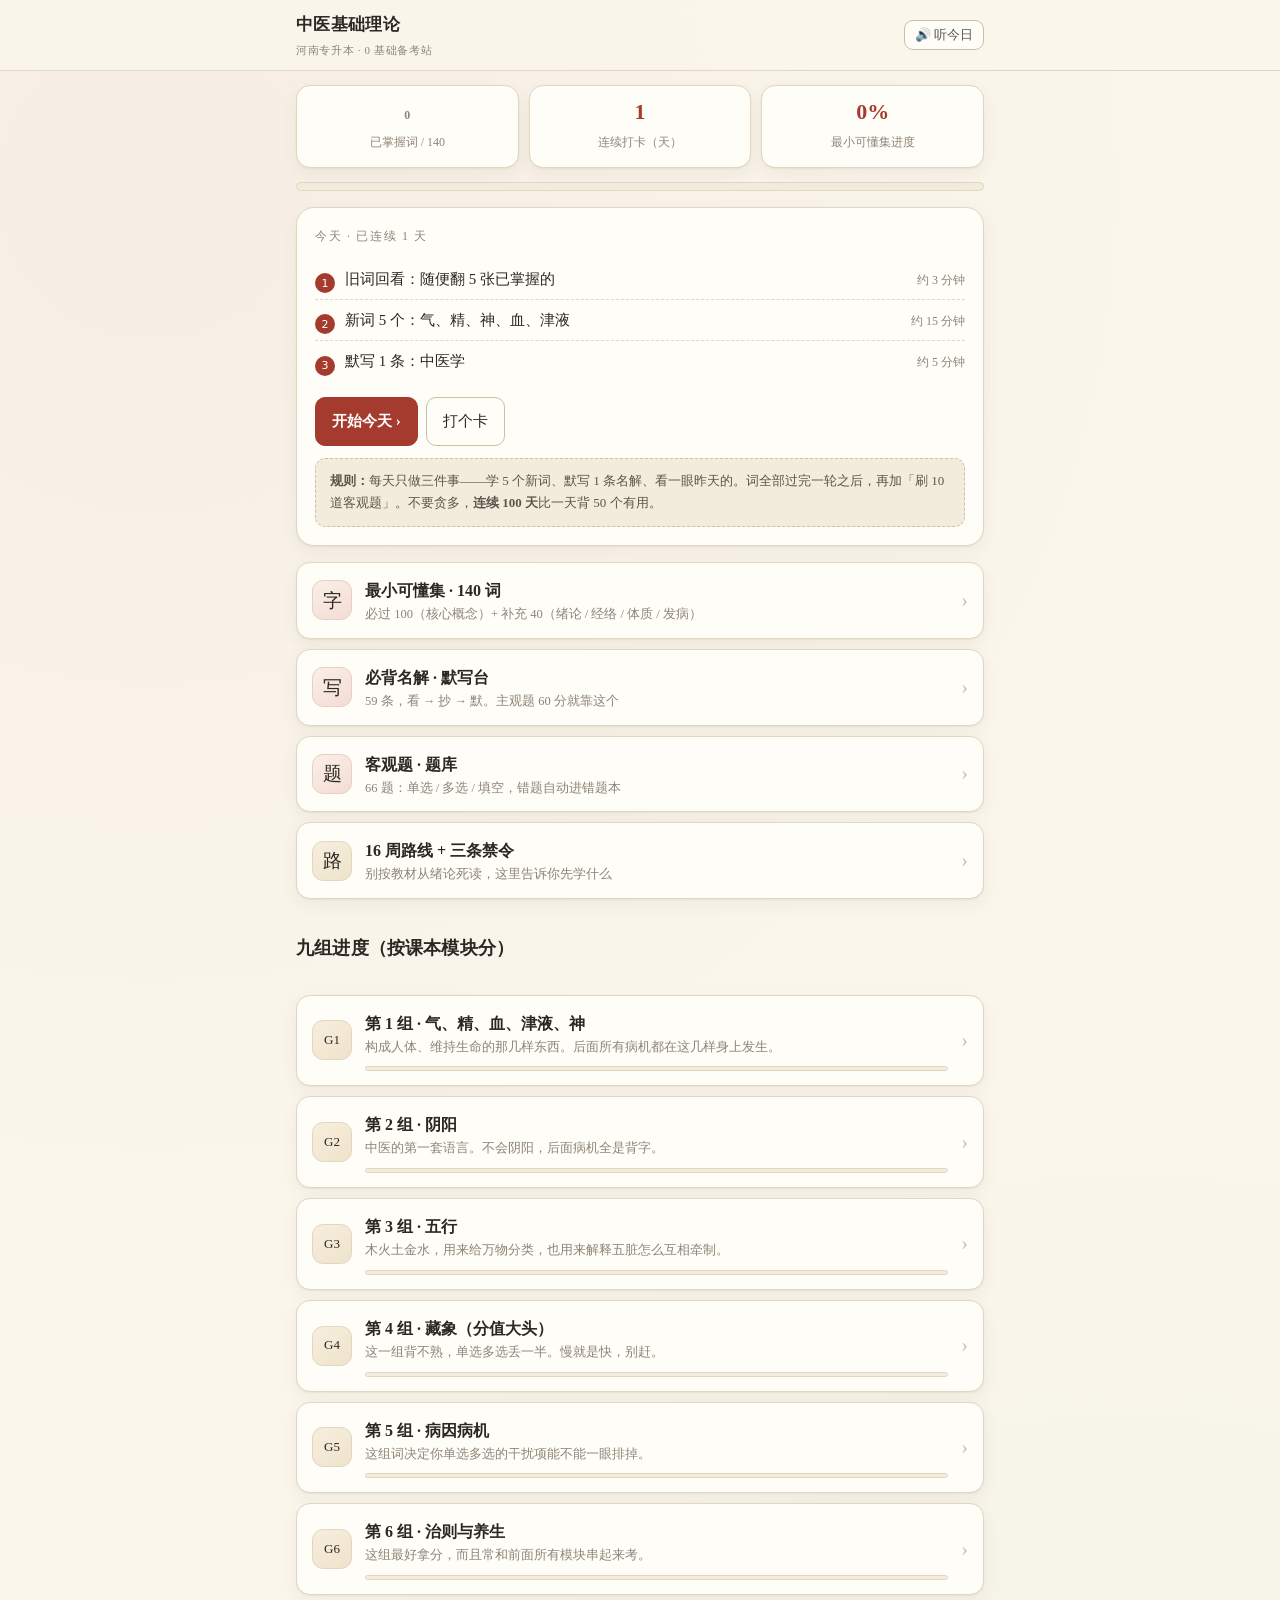
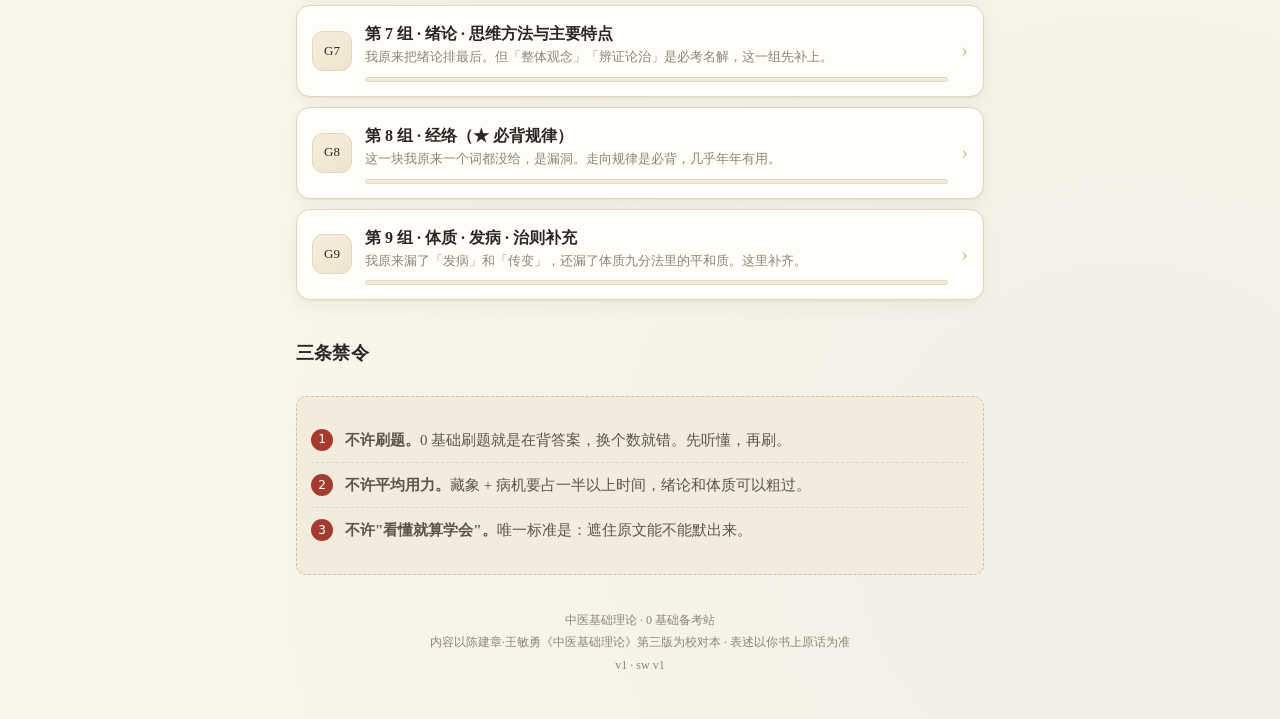
<file: index.html>
<!DOCTYPE html>
<html lang="zh-CN">
<head>
<meta charset="utf-8">
<meta name="viewport" content="width=device-width, initial-scale=1.0, viewport-fit=cover">
<meta name="theme-color" content="#faf6ec">
<meta name="apple-mobile-web-app-capable" content="yes">
<meta name="mobile-web-app-capable" content="yes">
<meta name="apple-mobile-web-app-title" content="中医基础">
<meta name="apple-mobile-web-app-status-bar-style" content="default">
<title>中医基础理论 · 0 基础备考</title>
<link rel="icon" type="image/png" href="icon-192.png">
<link rel="apple-touch-icon" href="apple-touch-icon.png">
<link rel="manifest" href="manifest.webmanifest">
<link rel="stylesheet" href="styles.css">
</head>
<body>

<div class="top">
  <div class="top-in">
    <h1>中医基础理论<small>河南专升本 · 0 基础备考站</small></h1>
    <button class="tbtn" id="btnSpkAll">🔊 听今日</button>
  </div>
</div>

<div class="wrap">

  <div class="stat-row">
    <div class="stat"><b><span data-prog="done">0</span></b><span>已掌握词 / <span data-prog="total">140</span></span></div>
    <div class="stat"><b id="stStreak">0</b><span>连续打卡（天）</span></div>
    <div class="stat"><b data-prog="pct">0%</b><span>最小可懂集进度</span></div>
  </div>
  <div class="bar"><i data-prog="bar"></i></div>

  <!-- ================= 今日 ================= -->
  <div class="today">
    <div class="day" id="todayDay">今天 · 第一天</div>
    <ol class="steps" id="todaySteps"></ol>
    <div style="display:flex;gap:8px;flex-wrap:wrap">
      <a class="btn primary" id="goLearn" href="terms.html" style="text-decoration:none">开始今天 ›</a>
      <button class="btn" id="btnCheckin">打个卡</button>
    </div>
    <div class="note" style="margin-bottom:0">
      <b>规则：</b>每天只做三件事——学 5 个新词、默写 1 条名解、看一眼昨天的。词全部过完一轮之后，再加「刷 10 道客观题」。不要贪多，<b>连续 100 天</b>比一天背 50 个有用。
    </div>
  </div>

  <!-- ================= 入口 ================= -->
  <div class="entries">
    <a class="entry hot" href="terms.html">
      <div class="ico">字</div>
      <div class="txt"><strong>最小可懂集 · 140 词</strong><span>必过 100（核心概念）+ 补充 40（绪论 / 经络 / 体质 / 发病）</span></div>
      <div class="arrow">›</div>
    </a>
    <a class="entry hot" href="write.html">
      <div class="ico">写</div>
      <div class="txt"><strong>必背名解 · 默写台</strong><span>59 条，看 → 抄 → 默。主观题 60 分就靠这个</span></div>
      <div class="arrow">›</div>
    </a>
    <a class="entry hot" href="quiz.html">
      <div class="ico">题</div>
      <div class="txt"><strong>客观题 · 题库</strong><span>66 题：单选 / 多选 / 填空，错题自动进错题本</span></div>
      <div class="arrow">›</div>
    </a>
    <a class="entry" href="plan.html">
      <div class="ico">路</div>
      <div class="txt"><strong>16 周路线 + 三条禁令</strong><span>别按教材从绪论死读，这里告诉你先学什么</span></div>
      <div class="arrow">›</div>
    </a>
  </div>

  <!-- ================= 分组进度 ================= -->
  <div class="hd" style="padding-top:18px"><h2 style="font-size:18px">九组进度（按课本模块分）</h2></div>
  <div class="entries" id="grpList"></div>

  <div class="hd"><h2 style="font-size:18px">三条禁令</h2></div>
  <div class="note">
    <ol class="bad-list">
      <li><b>不许刷题。</b>0 基础刷题就是在背答案，换个数就错。先听懂，再刷。</li>
      <li><b>不许平均用力。</b>藏象 + 病机要占一半以上时间，绪论和体质可以粗过。</li>
      <li><b>不许"看懂就算学会"。</b>唯一标准是：遮住原文能不能默出来。</li>
    </ol>
  </div>

  <div class="foot">
    中医基础理论 · 0 基础备考站<br>
    内容以陈建章·王敏勇《中医基础理论》第三版为校对本 · 表述以你书上原话为准<br>
    <span id="verLine"></span>
  </div>
</div>

<script src="data/data-terms.js"></script>
<script src="data/data-mingjie.js"></script>
<script src="app.js"></script>
<script>
(function(){
  var T = window.TCM;
  T.checkin();
  T.renderProgress();

  var p = T.progress();
  var s = T.streak();
  document.getElementById('stStreak').textContent = s.n || 0;
  document.getElementById('todayDay').textContent =
    '今天 · 已连续 ' + (s.n || 1) + ' 天' + (p.done >= p.total ? ' · 100 词已全过 🎉' : '');

  /* 今日任务：5 个新词 + 1 条名解 + 复习 */
  var L = T.learned();
  var fresh = [];
  TERMS_DATA.groups.forEach(function(g){
    g.terms.forEach(function(t){ if(!L[t.w] && fresh.length < 5) fresh.push(t); });
  });
  var mjs = T.mjStat();
  var mj = (MINGJIE_DATA.items.filter(function(x){ return !mjs[x.id]; })[0]) || MINGJIE_DATA.items[0];

  var steps = [
    { n:1, t: '旧词回看：随便翻 5 张已掌握的', m: '约 3 分钟', href: 'terms.html' },
    { n:2, t: fresh.length
        ? '新词 5 个：' + fresh.map(function(x){return x.w;}).join('、')
        : '新词已全部学完，今天只做默写', m: fresh.length ? '约 15 分钟' : '—', href: 'terms.html' },
    { n:3, t: '默写 1 条：' + mj.q, m: '约 5 分钟', href: 'write.html?id=' + mj.id }
  ];
  var ol = document.getElementById('todaySteps');
  steps.forEach(function(x){
    var li = document.createElement('li');
    li.innerHTML = '<span class="n">' + x.n + '</span><span class="t">' + T.esc(x.t) +
                   '</span><span class="m">' + x.m + '</span>';
    li.style.cursor = 'pointer';
    li.onclick = function(){ location.href = x.href; };
    ol.appendChild(li);
  });

  document.getElementById('goLearn').href = fresh.length ? 'terms.html' : 'write.html';

  /* 打卡 */
  document.getElementById('btnCheckin').onclick = function(){
    var st = T.streak();
    this.textContent = '已打卡 · 连续 ' + (st.n || 1) + ' 天 ✅';
    this.style.color = '#2f7a52';
  };

  /* 朗读今日 */
  document.getElementById('btnSpkAll').onclick = function(){
    var txt = '今天要做三件事。' +
      (fresh.length ? '第一，学五个新词：' + fresh.map(function(x){return x.w;}).join('、') + '。' : '') +
      '第二，默写一条名解：' + mj.q + '。第三，回看昨天学过的。';
    if (fresh.length) txt += '先听一遍：' + fresh.map(function(x){ return x.w + '。' + x.say; }).join(' ');
    T.speak(txt, this);
  };

  /* 分组进度 */
  var gl = document.getElementById('grpList');
  TERMS_DATA.groups.forEach(function(g){
    var a = document.createElement('a');
    a.className = 'entry';
    a.href = 'terms.html#' + g.id;
    a.innerHTML = '<div class="ico" style="font-size:13px">' + g.id.toUpperCase() + '</div>' +
      '<div class="txt"><strong>' + T.esc(g.title) + '</strong>' +
      '<span>' + T.esc(g.sub) + '</span>' +
      '<div class="grp-prog"><i><b data-gprog="' + g.id + '"></b></i></div></div>' +
      '<div class="arrow">›</div>';
    gl.appendChild(a);
  });
  T.renderProgress();

  document.getElementById('verLine').textContent = 'v1 · sw ' + (window.SW_VERSION || 'v1');
})();

/* Service Worker */
if ('serviceWorker' in navigator && location.protocol.indexOf('http') === 0) {
  window.addEventListener('load', function () {
    navigator.serviceWorker.register('sw.js').catch(function () {});
  });
}
</script>
</body>
</html>
</file>
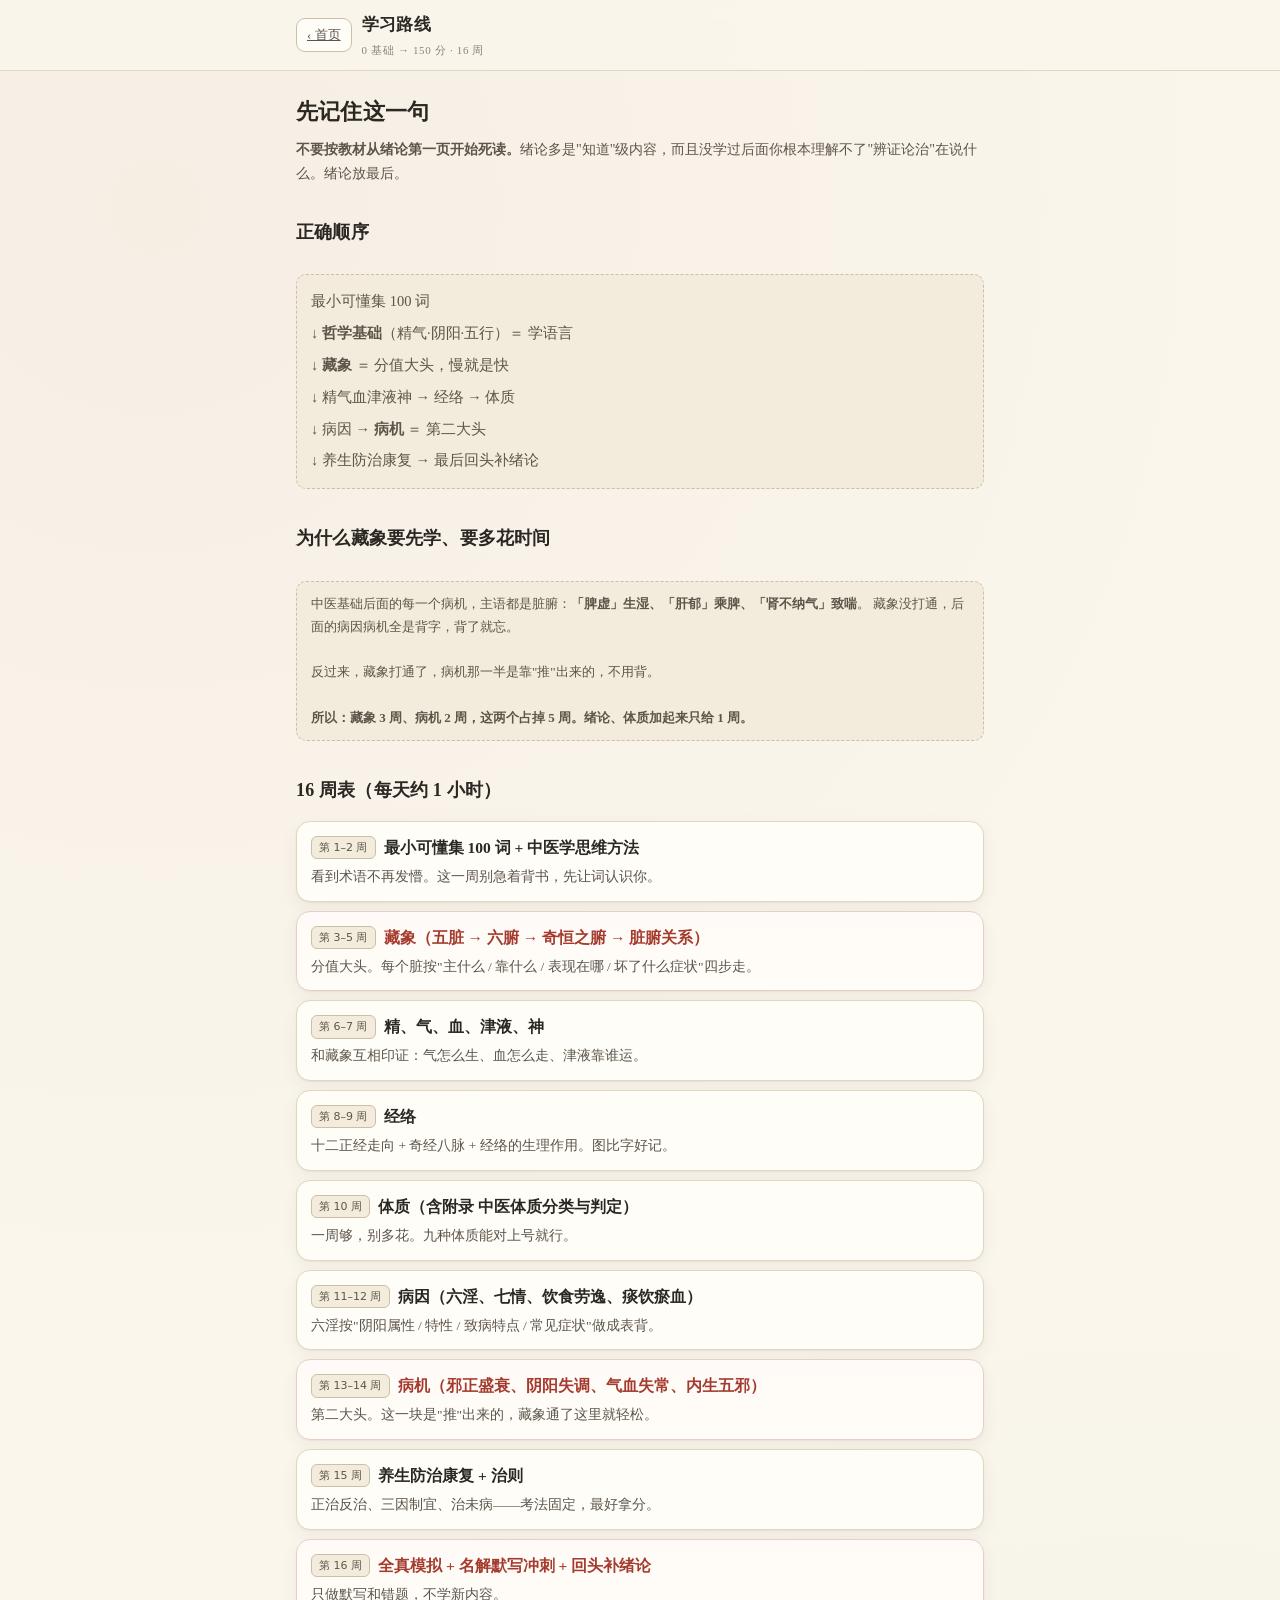
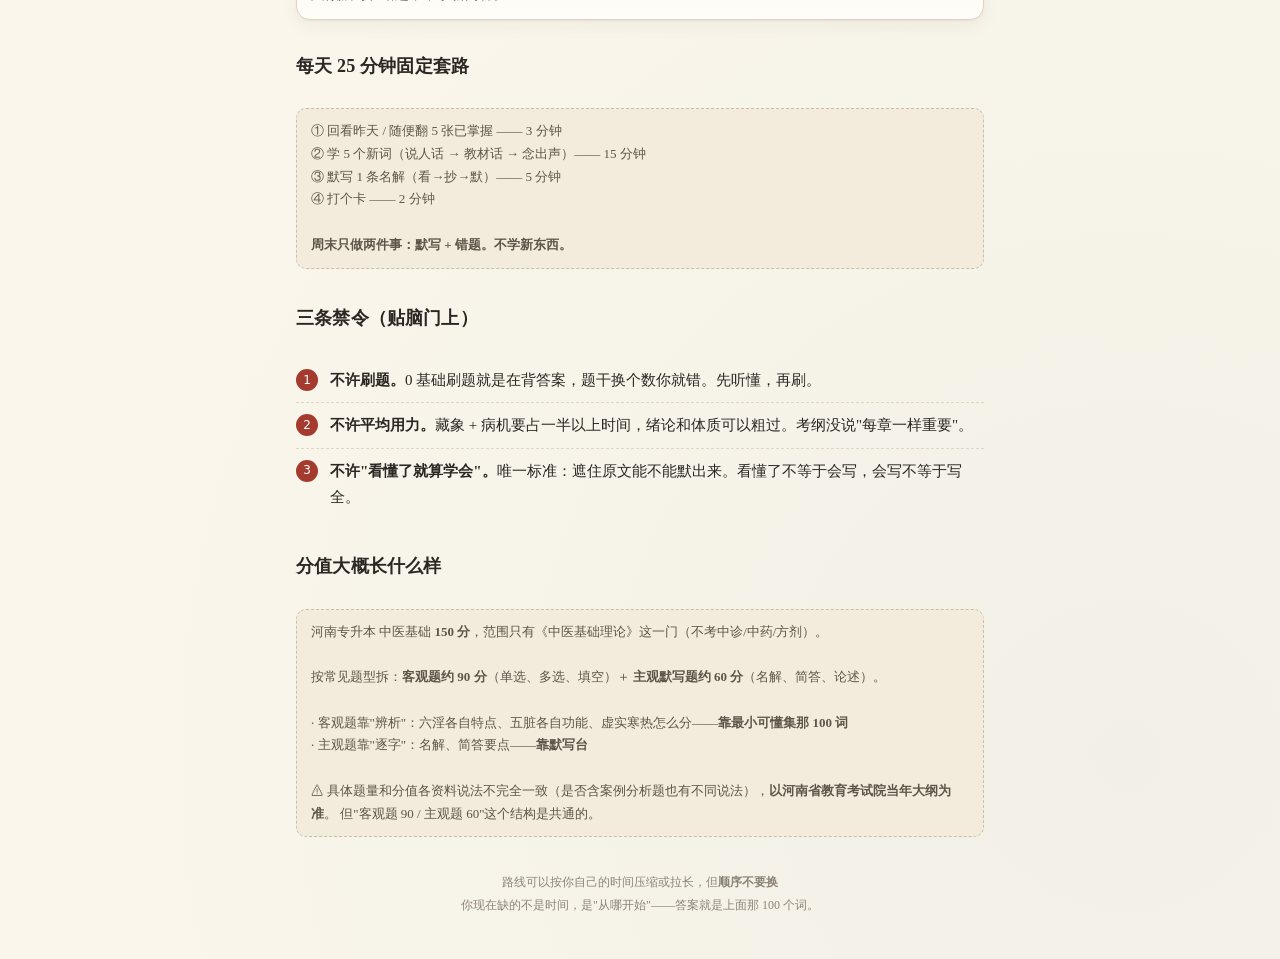
<file: plan.html>
<!DOCTYPE html>
<html lang="zh-CN">
<head>
<meta charset="utf-8">
<meta name="viewport" content="width=device-width, initial-scale=1.0, viewport-fit=cover">
<meta name="theme-color" content="#faf6ec">
<meta name="apple-mobile-web-app-capable" content="yes">
<meta name="apple-mobile-web-app-title" content="学习路线">
<title>16 周路线 + 三条禁令 · 中医基础</title>
<link rel="icon" type="image/png" href="icon-192.png">
<link rel="apple-touch-icon" href="apple-touch-icon.png">
<link rel="manifest" href="manifest.webmanifest">
<link rel="stylesheet" href="styles.css">
</head>
<body>

<div class="top">
  <div class="top-in">
    <a class="tbtn" href="index.html">‹ 首页</a>
    <h1>学习路线<small>0 基础 → 150 分 · 16 周</small></h1>
  </div>
</div>

<div class="wrap">

  <div class="hd">
    <h2>先记住这一句</h2>
    <p><b>不要按教材从绪论第一页开始死读。</b>绪论多是"知道"级内容，而且没学过后面你根本理解不了"辨证论治"在说什么。绪论放最后。</p>
  </div>

  <div class="hd"><h2 style="font-size:18px">正确顺序</h2></div>
  <div class="note" style="line-height:2.2;font-size:14.5px">
    最小可懂集 100 词<br>
    ↓
    <b>哲学基础</b>（精气·阴阳·五行）＝ 学语言<br>
    ↓
    <b>藏象</b> ＝ 分值大头，慢就是快<br>
    ↓
    精气血津液神 → 经络 → 体质<br>
    ↓
    病因 → <b>病机</b> ＝ 第二大头<br>
    ↓
    养生防治康复 → 最后回头补绪论
  </div>

  <div class="hd"><h2 style="font-size:18px">为什么藏象要先学、要多花时间</h2></div>
  <div class="note">
    中医基础后面的每一个病机，主语都是脏腑：<b>「脾虚」生湿、「肝郁」乘脾、「肾不纳气」致喘</b>。
    藏象没打通，后面的病因病机全是背字，背了就忘。<br><br>
    反过来，藏象打通了，病机那一半是靠"推"出来的，不用背。<br><br>
    <b>所以：藏象 3 周、病机 2 周，这两个占掉 5 周。绪论、体质加起来只给 1 周。</b>
  </div>

  <div class="hd"><h2 style="font-size:18px">16 周表（每天约 1 小时）</h2></div>
  <div id="weeks"></div>

  <div class="hd"><h2 style="font-size:18px">每天 25 分钟固定套路</h2></div>
  <div class="note">
    ① 回看昨天 / 随便翻 5 张已掌握 —— 3 分钟<br>
    ② 学 5 个新词（说人话 → 教材话 → 念出声）—— 15 分钟<br>
    ③ 默写 1 条名解（看→抄→默）—— 5 分钟<br>
    ④ 打个卡 —— 2 分钟<br><br>
    <b>周末只做两件事：默写 + 错题。不学新东西。</b>
  </div>

  <div class="hd"><h2 style="font-size:18px">三条禁令（贴脑门上）</h2></div>
  <ol class="bad-list">
    <li><b>不许刷题。</b>0 基础刷题就是在背答案，题干换个数你就错。先听懂，再刷。</li>
    <li><b>不许平均用力。</b>藏象 + 病机要占一半以上时间，绪论和体质可以粗过。考纲没说"每章一样重要"。</li>
    <li><b>不许"看懂了就算学会"。</b>唯一标准：遮住原文能不能默出来。看懂了不等于会写，会写不等于写全。</li>
  </ol>

  <div class="hd"><h2 style="font-size:18px">分值大概长什么样</h2></div>
  <div class="note">
    河南专升本 中医基础 <b>150 分</b>，范围只有《中医基础理论》这一门（不考中诊/中药/方剂）。<br><br>
    按常见题型拆：<b>客观题约 90 分</b>（单选、多选、填空）＋ <b>主观默写题约 60 分</b>（名解、简答、论述）。<br><br>
    · 客观题靠"辨析"：六淫各自特点、五脏各自功能、虚实寒热怎么分——<b>靠最小可懂集那 100 词</b><br>
    · 主观题靠"逐字"：名解、简答要点——<b>靠默写台</b><br><br>
    ⚠ 具体题量和分值各资料说法不完全一致（是否含案例分析题也有不同说法），<b>以河南省教育考试院当年大纲为准</b>。
    但"客观题 90 / 主观题 60"这个结构是共通的。
  </div>

  <div class="foot">
    路线可以按你自己的时间压缩或拉长，但<b>顺序不要换</b><br>
    你现在缺的不是时间，是"从哪开始"——答案就是上面那 100 个词。
  </div>
</div>

<script src="app.js"></script>
<script>
(function(){
  var T = window.TCM;
  T.checkin();

  var weeks = [
    { w:'1–2', t:'最小可懂集 100 词 + 中医学思维方法', g:'看到术语不再发懵。这一周别急着背书，先让词认识你。', big:false },
    { w:'3–5', t:'藏象（五脏 → 六腑 → 奇恒之腑 → 脏腑关系）', g:'分值大头。每个脏按"主什么 / 靠什么 / 表现在哪 / 坏了什么症状"四步走。', big:true },
    { w:'6–7', t:'精、气、血、津液、神', g:'和藏象互相印证：气怎么生、血怎么走、津液靠谁运。', big:false },
    { w:'8–9', t:'经络', g:'十二正经走向 + 奇经八脉 + 经络的生理作用。图比字好记。', big:false },
    { w:'10', t:'体质（含附录 中医体质分类与判定）', g:'一周够，别多花。九种体质能对上号就行。', big:false },
    { w:'11–12', t:'病因（六淫、七情、饮食劳逸、痰饮瘀血）', g:'六淫按"阴阳属性 / 特性 / 致病特点 / 常见症状"做成表背。', big:false },
    { w:'13–14', t:'病机（邪正盛衰、阴阳失调、气血失常、内生五邪）', g:'第二大头。这一块是"推"出来的，藏象通了这里就轻松。', big:true },
    { w:'15', t:'养生防治康复 + 治则', g:'正治反治、三因制宜、治未病——考法固定，最好拿分。', big:false },
    { w:'16', t:'全真模拟 + 名解默写冲刺 + 回头补绪论', g:'只做默写和错题，不学新内容。', big:true }
  ];

  var box = document.getElementById('weeks');
  weeks.forEach(function(x){
    var d = document.createElement('div');
    d.className = 'wk' + (x.big ? ' big' : '');
    d.innerHTML = '<div class="r1"><span class="wkn">第 ' + x.w + ' 周</span>' +
      '<strong>' + T.esc(x.t) + '</strong></div>' +
      '<div class="goal">' + T.esc(x.g) + '</div>';
    box.appendChild(d);
  });
})();

if ('serviceWorker' in navigator && location.protocol.indexOf('http') === 0) {
  window.addEventListener('load', function () {
    navigator.serviceWorker.register('sw.js').catch(function () {});
  });
}
</script>
</body>
</html>
</file>
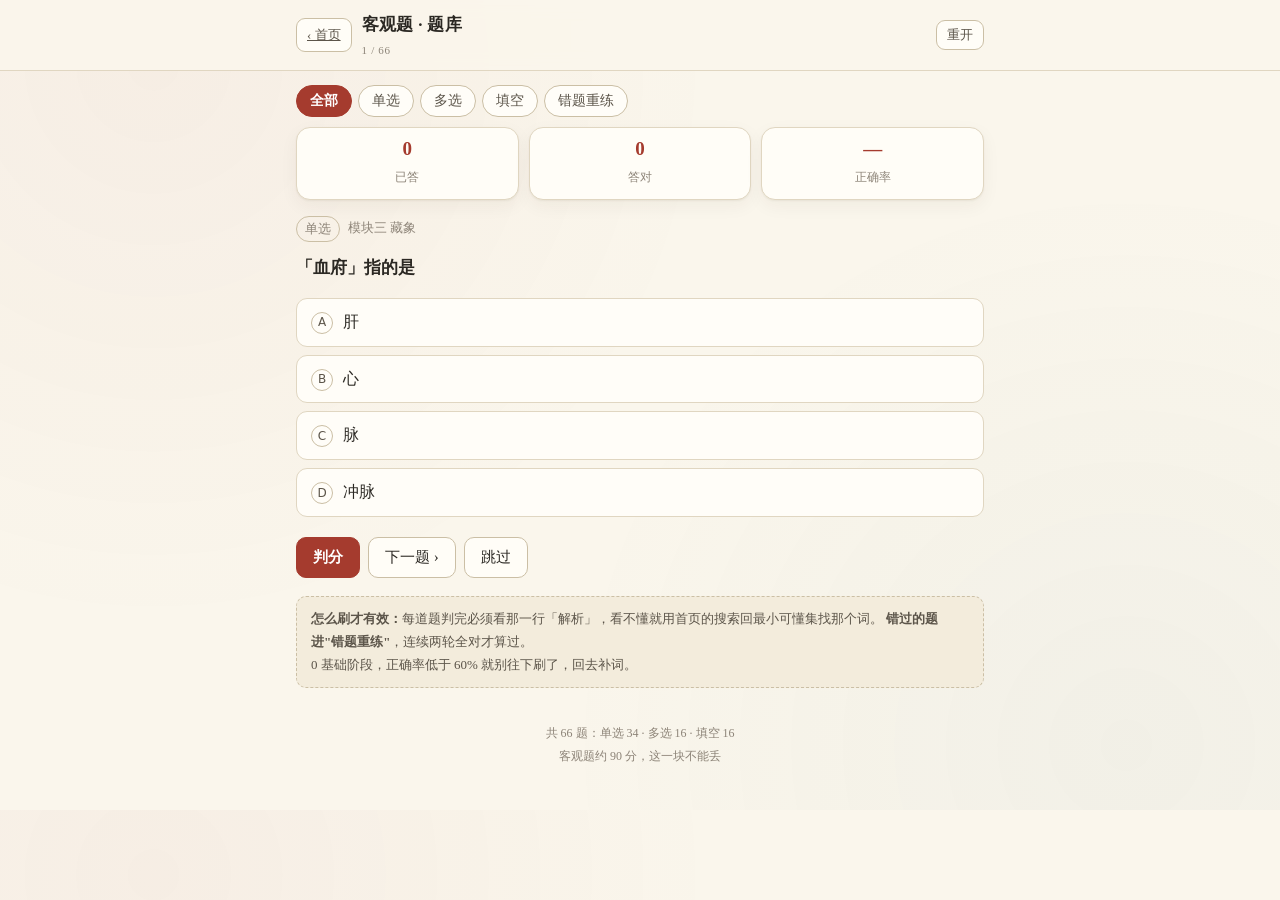
<file: quiz.html>
<!DOCTYPE html>
<html lang="zh-CN">
<head>
<meta charset="utf-8">
<meta name="viewport" content="width=device-width, initial-scale=1.0, viewport-fit=cover">
<meta name="theme-color" content="#faf6ec">
<meta name="apple-mobile-web-app-capable" content="yes">
<meta name="apple-mobile-web-app-title" content="客观题题库">
<title>客观题 · 题库 · 中医基础</title>
<link rel="icon" type="image/png" href="icon-192.png">
<link rel="apple-touch-icon" href="apple-touch-icon.png">
<link rel="manifest" href="manifest.webmanifest">
<link rel="stylesheet" href="styles.css">
<style>
  .opt{
    display:flex;gap:10px;align-items:flex-start;padding:11px 14px;margin-bottom:8px;
    border:1px solid var(--line);border-radius:11px;background:#fffdf8;cursor:pointer;
    font-size:15.5px;line-height:1.6
  }
  .opt .k{
    flex:0 0 auto;width:22px;height:22px;border-radius:50%;border:1px solid var(--line2);
    display:grid;place-items:center;font-size:12px;font-family:system-ui,sans-serif;color:var(--ink2);
    position:relative;top:2px
  }
  .opt.sel{border-color:var(--zhu);background:#fdf3f0}
  .opt.sel .k{background:var(--zhu);border-color:var(--zhu);color:#fff}
  .opt.right{border-color:#8fc9a8;background:#eef8f1}
  .opt.right .k{background:var(--ok);border-color:var(--ok);color:#fff}
  .opt.wrong{border-color:#e6b6ae;background:#fbeeeb}
  .opt.wrong .k{background:var(--bad);border-color:var(--bad);color:#fff}
  .opt.hide-k .k{display:none}
  .qhead{display:flex;align-items:center;gap:8px;margin:16px 0 10px;font-size:12.5px;color:var(--ink3)}
  .qhead .tag{border:1px solid var(--line2);border-radius:99px;padding:1px 8px;font-family:system-ui,sans-serif}
  .qtext{font-size:17px;line-height:1.9;font-weight:600;margin:0 0 14px}
  .blanks{display:flex;flex-wrap:wrap;gap:8px;margin-bottom:6px}
  .blanks input{
    width:130px;padding:9px 11px;border:1px solid var(--line2);border-radius:9px;
    font-family:inherit;font-size:15.5px;background:#fffef9;color:var(--ink)
  }
  .blanks input:focus{outline:none;border-color:var(--zhu)}
  .blanks input.ok{border-color:var(--ok);background:#eef8f1}
  .blanks input.no{border-color:var(--bad);background:#fbeeeb}
  .res{margin-top:14px}
  .res .line{font-size:16px;font-weight:700;margin-bottom:6px}
  .res .line.ok{color:var(--ok)}
  .res .line.no{color:var(--bad)}
  .res .exp{font-size:14px;color:var(--ink2);background:var(--paper2);border:1px dashed var(--line2);
    border-radius:10px;padding:10px 13px;line-height:1.8}
  .modes{display:flex;gap:6px;flex-wrap:wrap;margin:14px 0 4px}
  .modes button{
    border:1px solid var(--line2);background:#fffdf8;color:var(--ink2);border-radius:99px;
    padding:6px 13px;font-family:inherit;font-size:13.5px;cursor:pointer
  }
  .modes button.on{background:var(--zhu);border-color:var(--zhu);color:#fff;font-weight:700}
  .scorebar{display:flex;gap:10px;margin:10px 0 0}
  .scorebar .stat{padding:9px 8px}
  .scorebar .stat b{font-size:19px}
</style>
</head>
<body>

<div class="top">
  <div class="top-in">
    <a class="tbtn" href="index.html">‹ 首页</a>
    <h1>客观题 · 题库<small id="pos">—</small></h1>
    <button class="tbtn" id="btnRestart">重开</button>
  </div>
</div>

<div class="wrap">

  <div class="modes" id="modes">
    <button data-m="all" class="on">全部</button>
    <button data-m="single">单选</button>
    <button data-m="multi">多选</button>
    <button data-m="blank">填空</button>
    <button data-m="wrong">错题重练</button>
  </div>

  <div class="scorebar">
    <div class="stat"><b id="stDone">0</b><span>已答</span></div>
    <div class="stat"><b id="stRight">0</b><span>答对</span></div>
    <div class="stat"><b id="stAcc">—</b><span>正确率</span></div>
  </div>

  <div id="stage">
    <div class="qhead">
      <span class="tag" id="tagType">—</span>
      <span id="tagMod">—</span>
    </div>
    <p class="qtext" id="qtext">—</p>
    <div id="opts"></div>
    <div class="blanks" id="blanks"></div>

    <div class="mj-acts">
      <button class="btn primary" id="btnJudge">判分</button>
      <button class="btn" id="btnNext">下一题 ›</button>
      <button class="btn" id="btnSkip">跳过</button>
    </div>

    <div class="res hidden" id="res">
      <div class="line" id="resLine"></div>
      <div class="exp" id="resExp"></div>
    </div>
  </div>

  <div class="note" style="margin-top:18px">
    <b>怎么刷才有效：</b>每道题判完必须看那一行「解析」，看不懂就用首页的搜索回最小可懂集找那个词。
    <b>错过的题进"错题重练"</b>，连续两轮全对才算过。<br>
    0 基础阶段，正确率低于 60% 就别往下刷了，回去补词。
  </div>

  <div class="foot">
    共 <span id="cntAll">0</span> 题：单选 <span id="cntS">0</span> · 多选 <span id="cntM">0</span> · 填空 <span id="cntB">0</span><br>
    客观题约 90 分，这一块不能丢
  </div>
</div>

<script src="data/data-quiz.js"></script>
<script src="app.js"></script>
<script>
(function(){
  var T = window.TCM;
  T.checkin();

  var ALL = QUIZ_DATA.items;
  var pool = [];
  var i = 0, done = 0, right = 0, judged = false;
  var picked = [];      // 单选：0/1 下标；多选：数组

  document.getElementById('cntAll').textContent = ALL.length;
  document.getElementById('cntS').textContent = ALL.filter(function(x){return x.type==='single';}).length;
  document.getElementById('cntM').textContent = ALL.filter(function(x){return x.type==='multi';}).length;
  document.getElementById('cntB').textContent = ALL.filter(function(x){return x.type==='blank';}).length;

  /* ---------- 错题本 ---------- */
  function errs(){ return T.get('quizErr', {}); }
  function markErr(id, bad){
    var o = errs();
    if (bad) o[id] = (o[id] || 0) + 1;
    else if (o[id]) { o[id] = Math.max(0, o[id] - 1); if (!o[id]) delete o[id]; }
    T.set('quizErr', o);
  }

  /* ---------- 组卷 ---------- */
  function build(mode){
    if (mode === 'all') pool = ALL.slice();
    else if (mode === 'wrong') {
      var e = errs();
      pool = ALL.filter(function(x){ return e[x.id]; });
      if (!pool.length) { alert('错题本是空的，先做几道吧。'); mode = 'all'; pool = ALL.slice(); }
    }
    else pool = ALL.filter(function(x){ return x.type === mode; });
    // 打乱
    for (var k = pool.length - 1; k > 0; k--) {
      var j = Math.floor(Math.random() * (k + 1));
      var tmp = pool[k]; pool[k] = pool[j]; pool[j] = tmp;
    }
    i = 0; done = 0; right = 0;
    updateScore();
    render();
  }

  function updateScore(){
    document.getElementById('stDone').textContent = done;
    document.getElementById('stRight').textContent = right;
    document.getElementById('stAcc').textContent = done ? Math.round(right / done * 100) + '%' : '—';
  }

  var TYPE_NAME = { single:'单选', multi:'多选', blank:'填空' };

  function render(){
    judged = false;
    picked = [];
    var it = pool[i];
    if (!it) {
      document.getElementById('qtext').textContent = '这一轮做完了。';
      document.getElementById('opts').innerHTML = '';
      document.getElementById('blanks').innerHTML = '';
      document.getElementById('res').classList.add('hidden');
      document.getElementById('pos').textContent = done + ' 题 / 正确 ' + right;
      document.getElementById('btnJudge').disabled = true;
      return;
    }
    document.getElementById('btnJudge').disabled = false;
    document.getElementById('pos').textContent = (i + 1) + ' / ' + pool.length;
    document.getElementById('tagType').textContent = TYPE_NAME[it.type];
    document.getElementById('tagMod').textContent = it.mod || '';
    document.getElementById('qtext').textContent = it.q;
    document.getElementById('res').classList.add('hidden');

    var box = document.getElementById('opts');
    var blanks = document.getElementById('blanks');
    box.innerHTML = ''; blanks.innerHTML = '';

    if (it.type === 'blank') {
      var n = (it.q.match(/____/g) || []).length || 1;
      for (var b = 0; b < n; b++) {
        var inp = document.createElement('input');
        inp.type = 'text';
        inp.dataset.i = b;
        inp.placeholder = '第 ' + (b + 1) + ' 空';
        inp.autocomplete = 'off';
        blanks.appendChild(inp);
      }
      setTimeout(function(){ var f = blanks.querySelector('input'); if (f) f.focus(); }, 60);
    } else {
      var keys = ['A', 'B', 'C', 'D', 'E', 'F'];
      it.opts.forEach(function(o, idx){
        var d = document.createElement('div');
        d.className = 'opt';
        d.dataset.i = idx;
        d.innerHTML = '<span class="k">' + keys[idx] + '</span><span class="v">' + T.esc(o) + '</span>';
        d.onclick = function(){
          if (judged) return;
          if (it.type === 'single') {
            picked = [idx];
            var all = box.querySelectorAll('.opt');
            for (var q = 0; q < all.length; q++) all[q].classList.remove('sel');
            d.classList.add('sel');
          } else {
            var k2 = picked.indexOf(idx);
            if (k2 >= 0) { picked.splice(k2, 1); d.classList.remove('sel'); }
            else { picked.push(idx); d.classList.add('sel'); }
          }
        };
        d.style.display = 'flex';
        box.appendChild(d);
      });
    }
  }

  /* ---------- 判分 ---------- */
  document.getElementById('btnJudge').onclick = function(){
    if (judged) return;
    var it = pool[i];
    if (!it) return;
    var ok = false, extra = '';

    if (it.type === 'blank') {
      var ins = document.querySelectorAll('#blanks input');
      var allOk = true, detail = [];
      for (var b = 0; b < ins.length; b++) {
        var v = T.norm(ins[b].value);
        var a = T.norm(it.ans[b] || '');
        var hit = v && (v === a || v.indexOf(a) >= 0 || a.indexOf(v) >= 0);
        ins[b].classList.add(hit ? 'ok' : 'no');
        ins[b].disabled = true;
        if (!hit) allOk = false;
        detail.push((hit ? '✓' : '✗') + ' 第' + (b + 1) + '空：' + it.ans[b]);
      }
      ok = allOk;
      extra = detail.join('　');
    } else {
      if (!picked.length) { alert('先选答案再判分。'); return; }
      var a2 = it.type === 'single' ? [it.ans] : it.ans.slice().sort();
      var p2 = picked.slice().sort();
      ok = a2.length === p2.length && a2.every(function(x, ix){ return x === p2[ix]; });

      var opts = document.querySelectorAll('#opts .opt');
      for (var o = 0; o < opts.length; o++) {
        var idx = +opts[o].dataset.i;
        var isA = a2.indexOf(idx) >= 0;
        var isP = p2.indexOf(idx) >= 0;
        opts[o].classList.remove('sel');
        if (isA) opts[o].classList.add('right');
        else if (isP) opts[o].classList.add('wrong');
      }
      var keys = ['A','B','C','D','E','F'];
      extra = '正确答案：' + a2.map(function(x){ return keys[x]; }).join(' ');
    }

    judged = true;
    done++; if (ok) right++;
    updateScore();
    markErr(it.id, !ok);

    var res = document.getElementById('res');
    res.classList.remove('hidden');
    var line = document.getElementById('resLine');
    line.className = 'line ' + (ok ? 'ok' : 'no');
    line.textContent = ok ? '✅ 对' : '❌ 错';
    document.getElementById('resExp').innerHTML =
      (extra ? T.esc(extra) + '<br>' : '') + '💡 ' + T.esc(it.exp || '');
  };

  document.getElementById('btnNext').onclick = function(){
    i++;
    if (i >= pool.length) { i = pool.length; render(); }
    else render();
    window.scrollTo({ top: 0, behavior: 'smooth' });
  };
  document.getElementById('btnSkip').onclick = function(){
    i = Math.min(i + 1, pool.length);
    render();
  };

  document.getElementById('modes').onclick = function(e){
    var b = e.target.closest('button');
    if (!b) return;
    var bs = this.querySelectorAll('button');
    for (var k = 0; k < bs.length; k++) bs[k].classList.remove('on');
    b.classList.add('on');
    build(b.dataset.m);
  };

  document.getElementById('btnRestart').onclick = function(){
    var on = document.querySelector('#modes button.on');
    build(on ? on.dataset.m : 'all');
  };

  build('all');
})();

if ('serviceWorker' in navigator && location.protocol.indexOf('http') === 0) {
  window.addEventListener('load', function () {
    navigator.serviceWorker.register('sw.js').catch(function () {});
  });
}
</script>
</body>
</html>
</file>
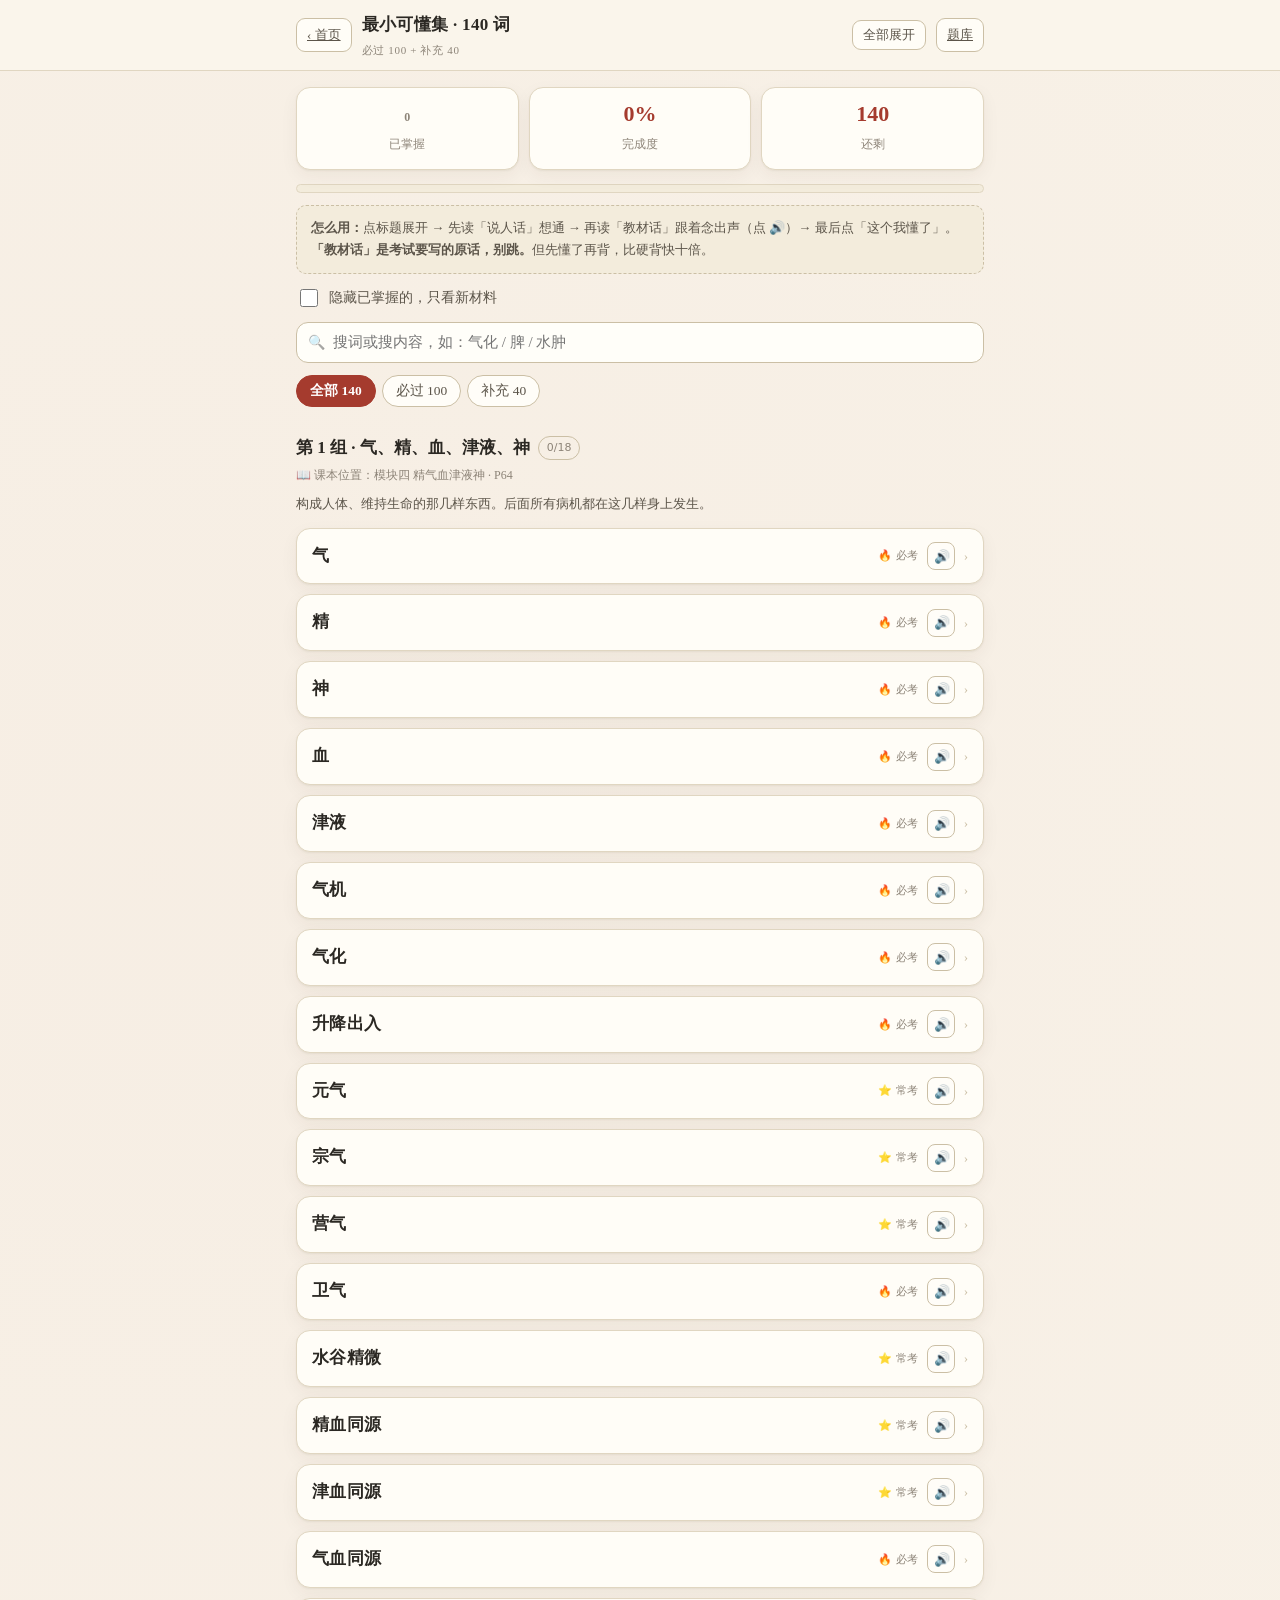
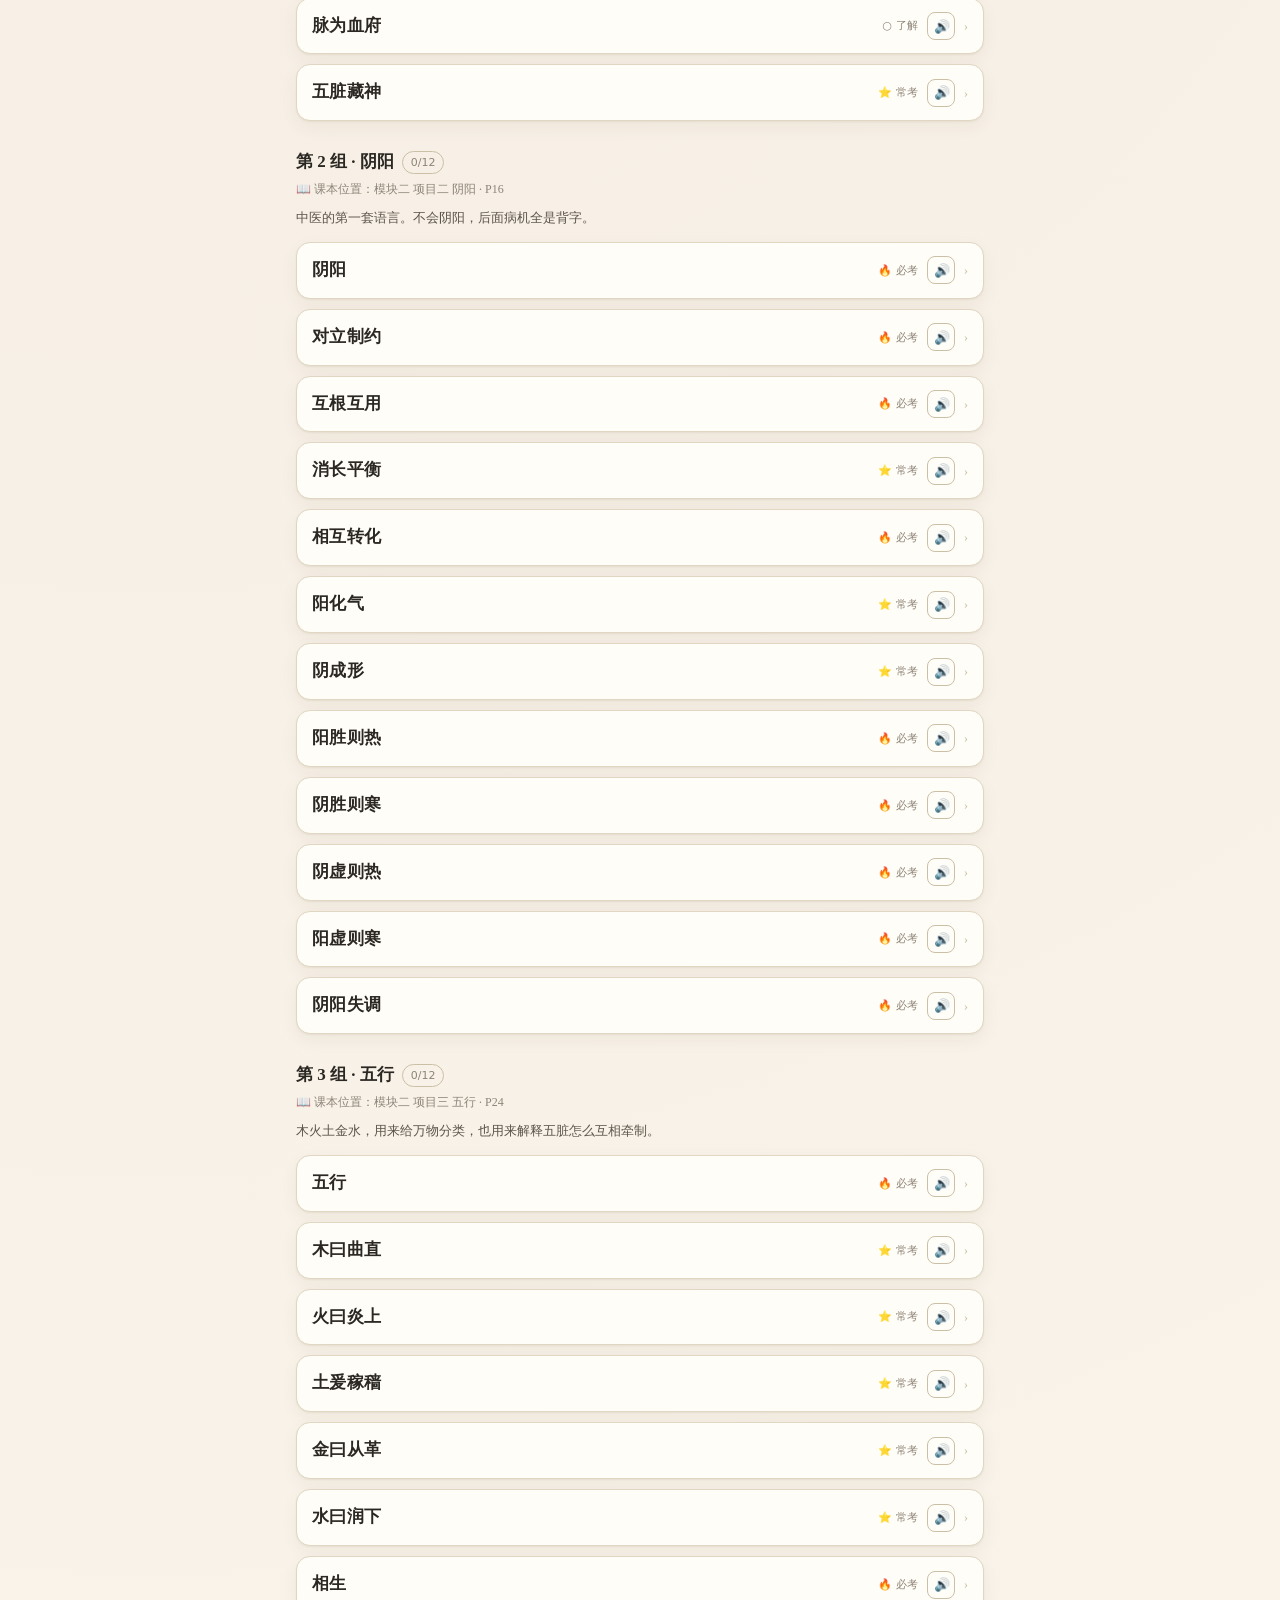
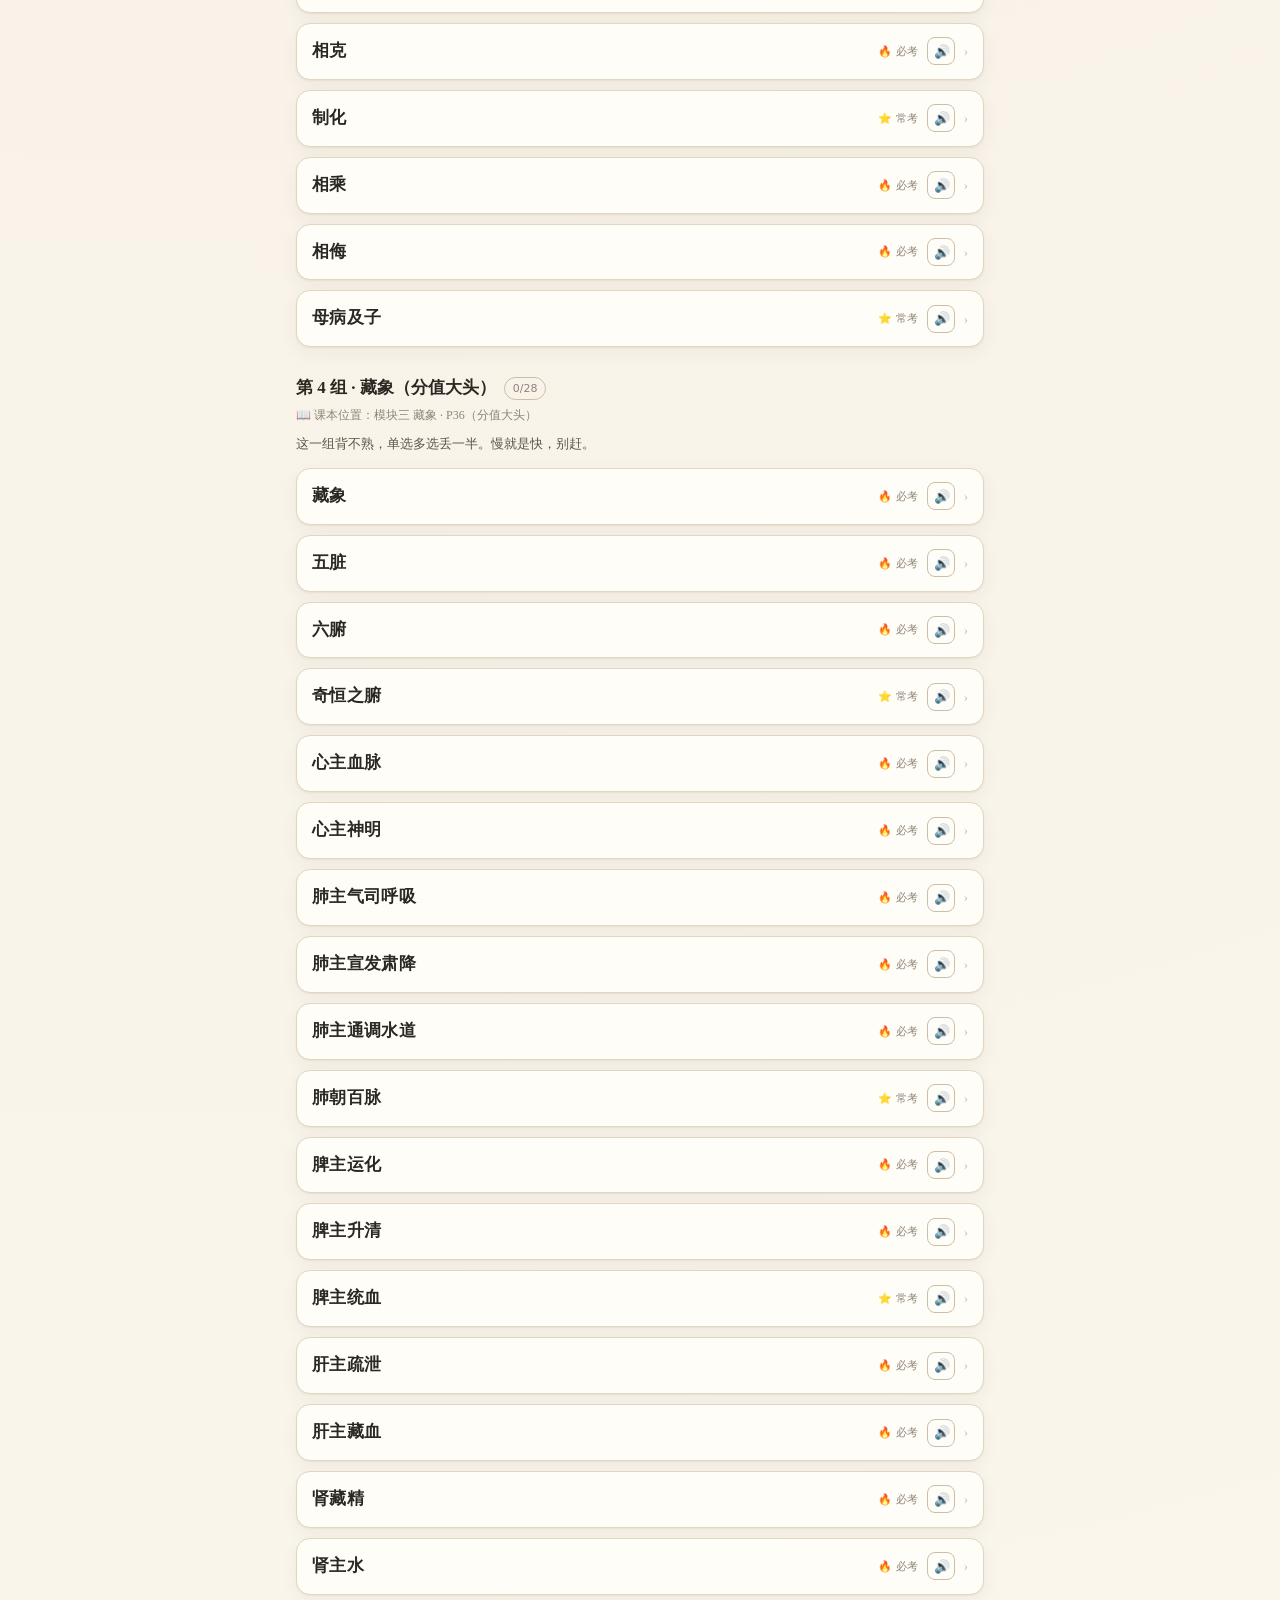
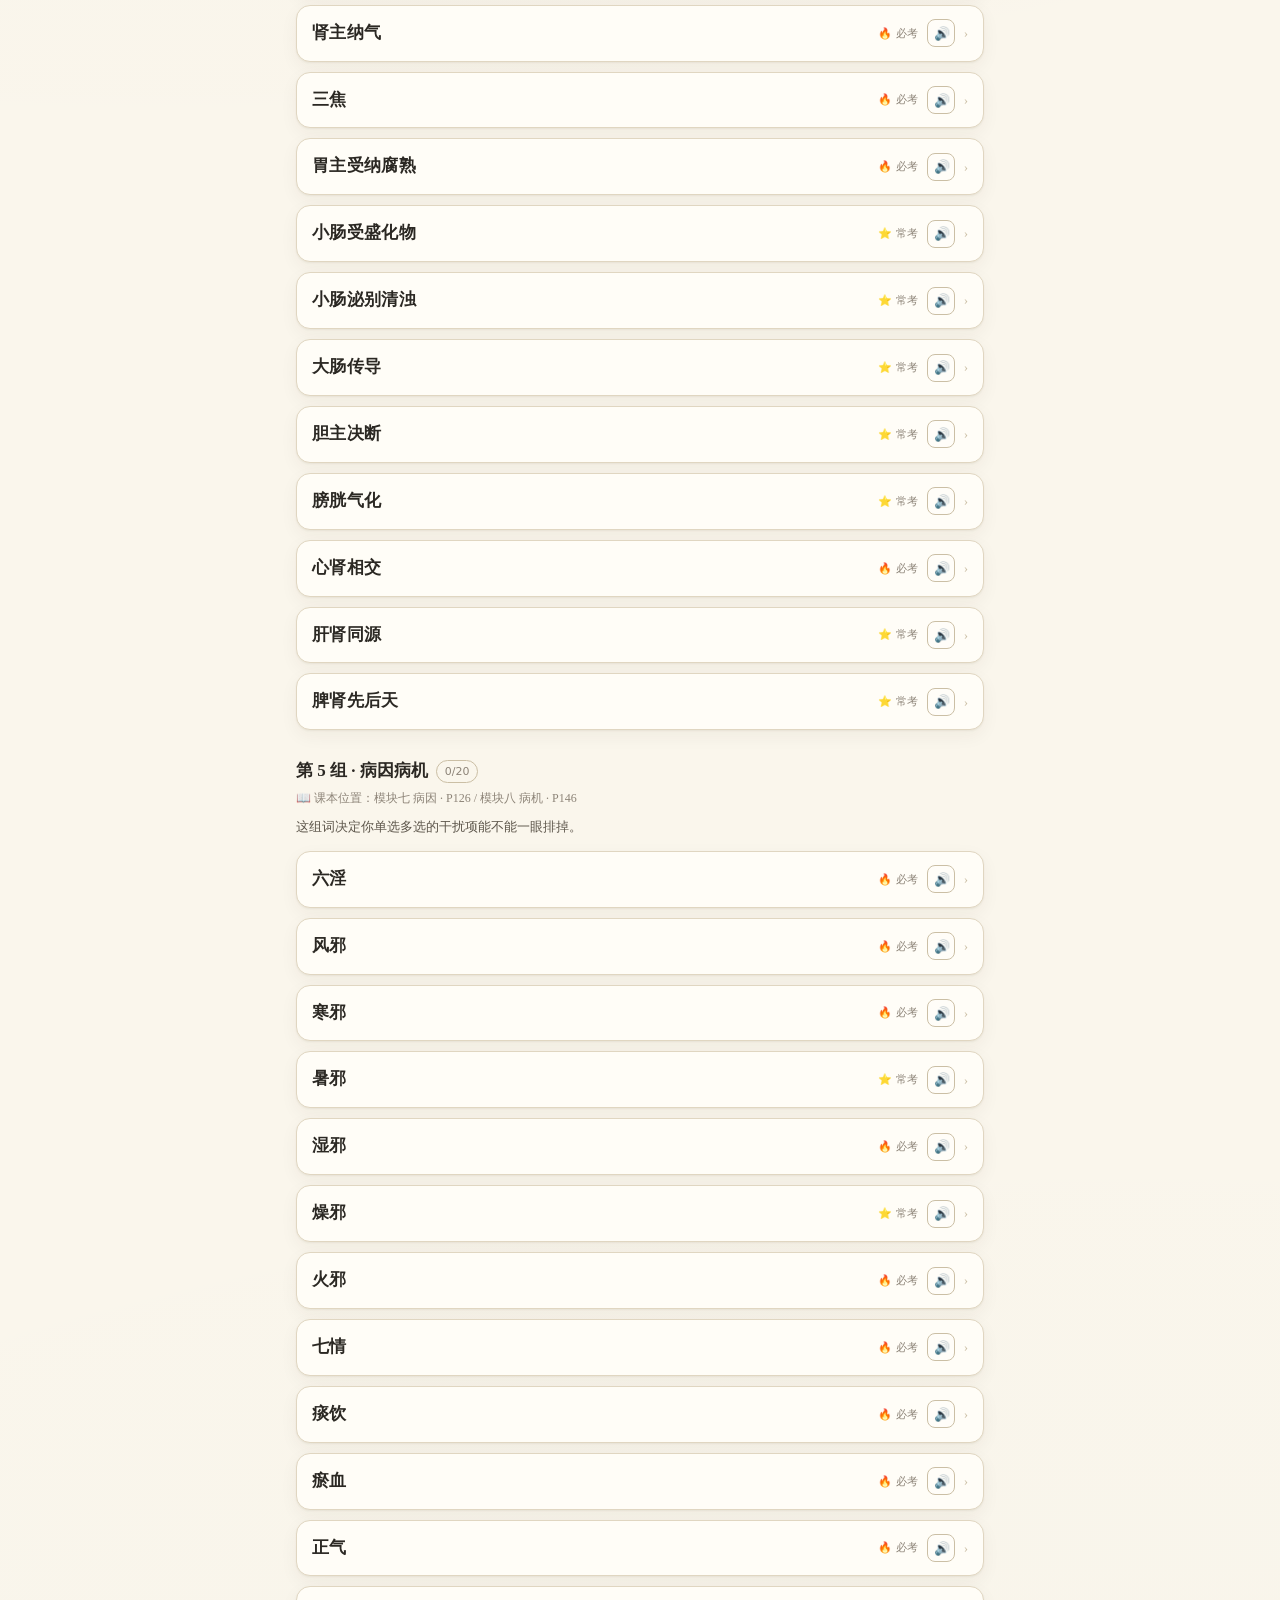
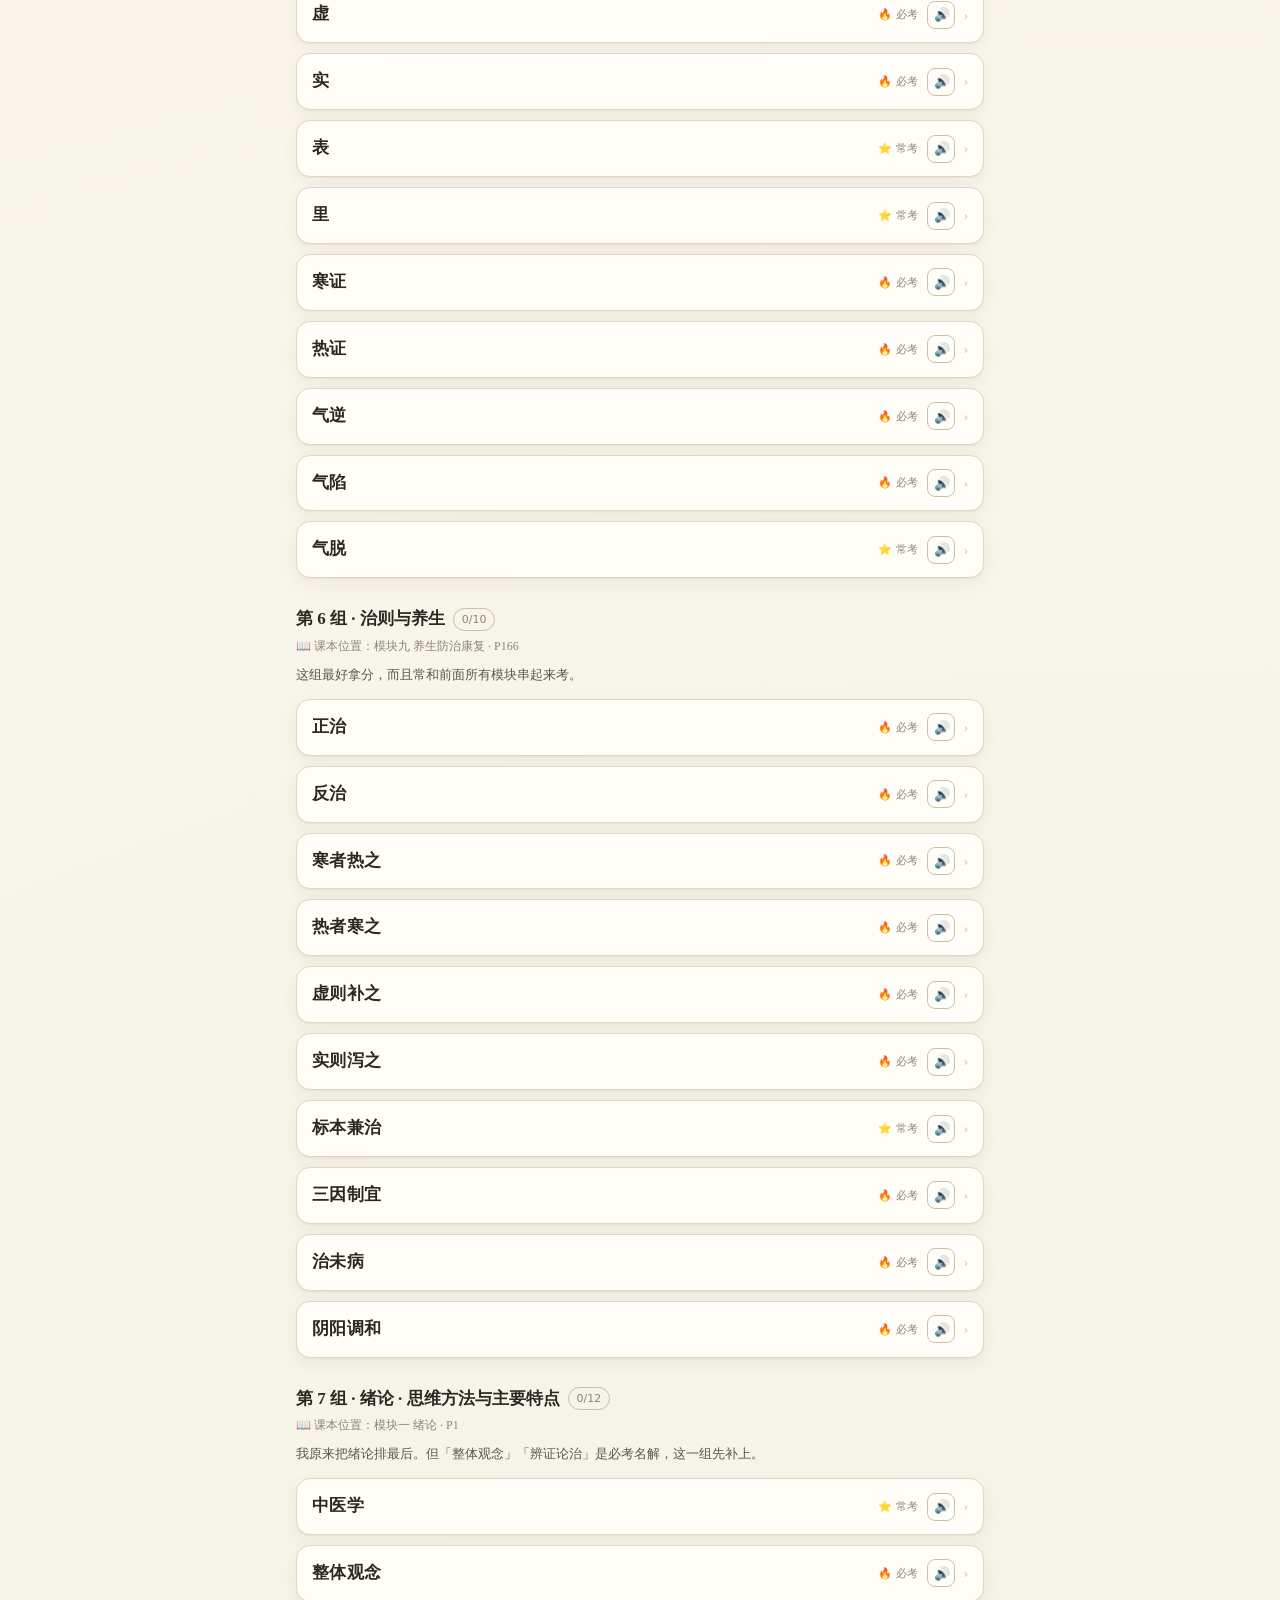
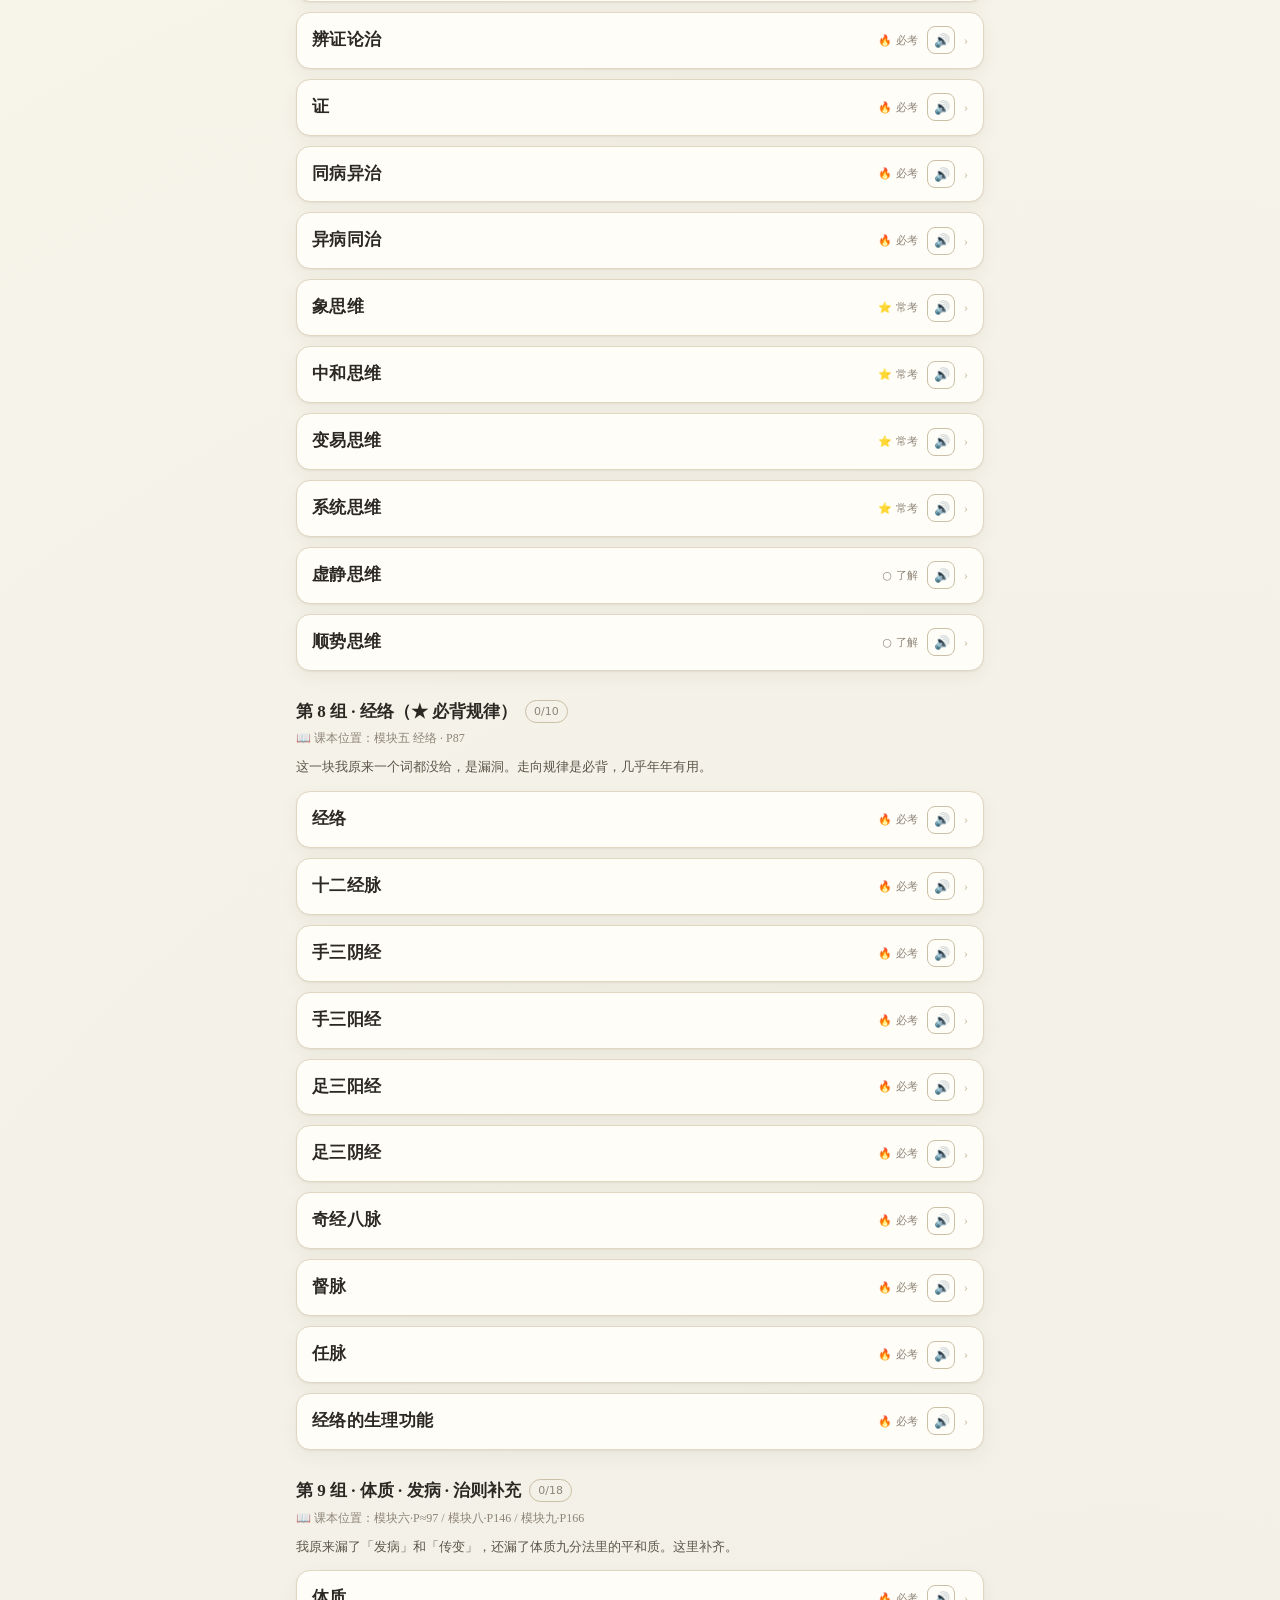
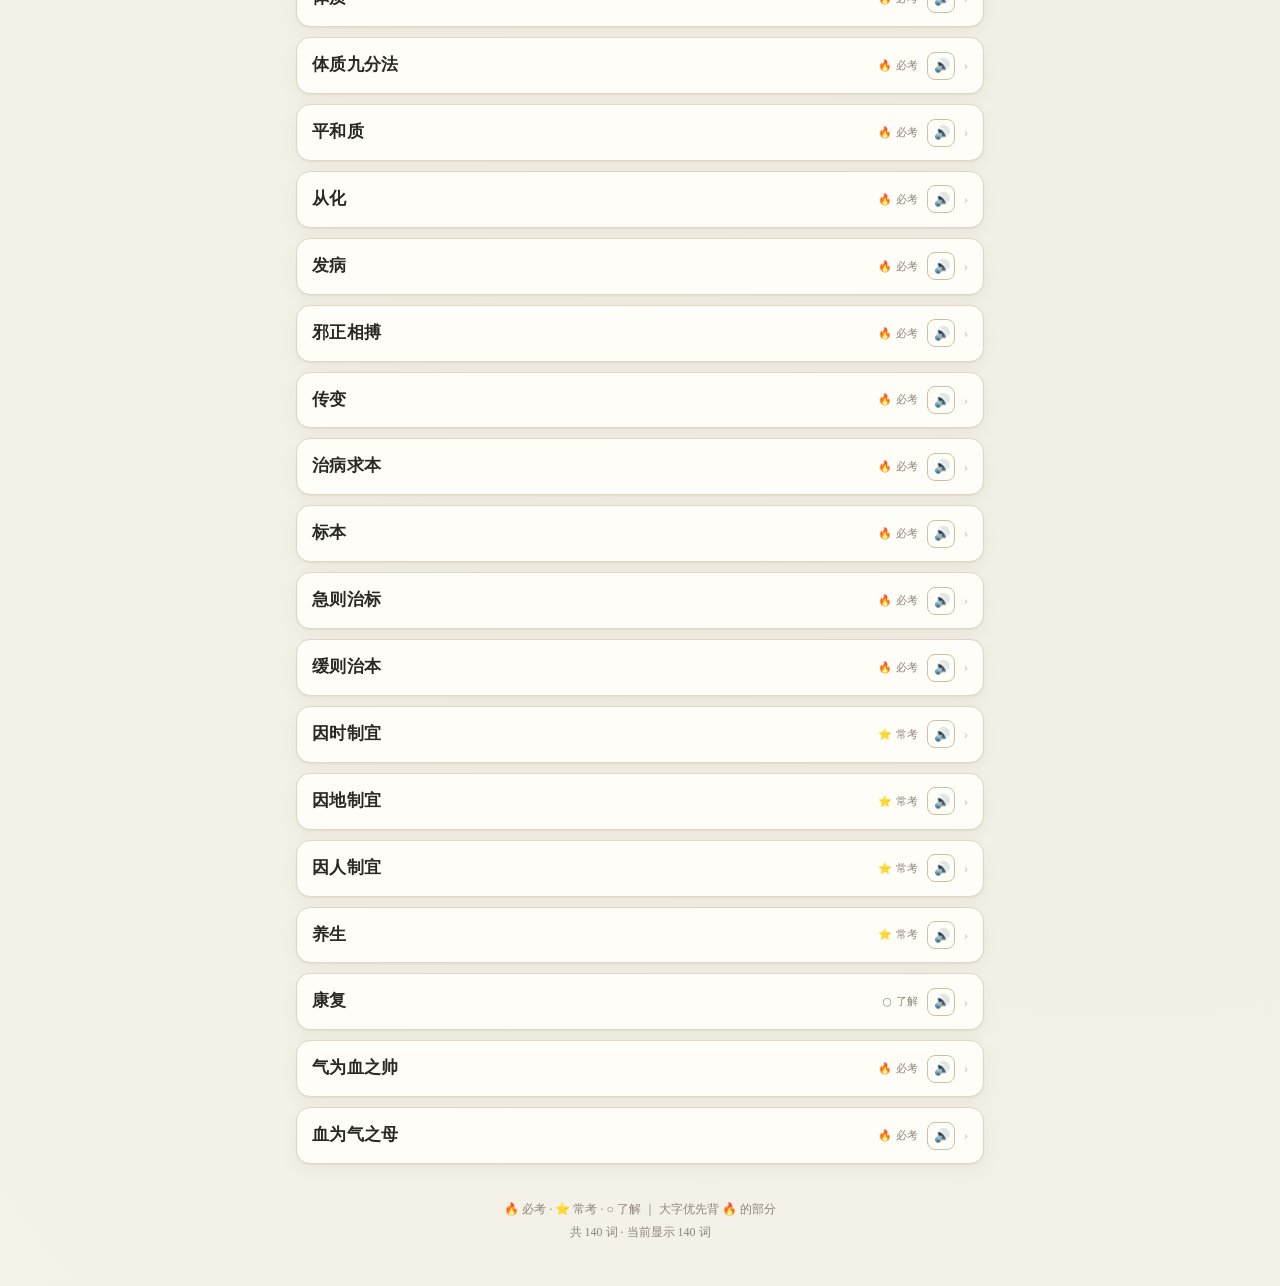
<file: terms.html>
<!DOCTYPE html>
<html lang="zh-CN">
<head>
<meta charset="utf-8">
<meta name="viewport" content="width=device-width, initial-scale=1.0, viewport-fit=cover">
<meta name="theme-color" content="#faf6ec">
<meta name="apple-mobile-web-app-capable" content="yes">
<meta name="apple-mobile-web-app-title" content="最小可懂集">
<title>最小可懂集 · 100 词 · 中医基础</title>
<link rel="icon" type="image/png" href="icon-192.png">
<link rel="apple-touch-icon" href="apple-touch-icon.png">
<link rel="manifest" href="manifest.webmanifest">
<link rel="stylesheet" href="styles.css">
</head>
<body>

<div class="top">
  <div class="top-in">
    <a class="tbtn" href="index.html">‹ 首页</a>
    <h1 id="ttl">最小可懂集 · 140 词<small id="sub">必过 100 + 补充 40</small></h1>
    <button class="tbtn" id="btnOpenAll">全部展开</button>
    <a class="tbtn" href="quiz.html">题库</a>
  </div>
</div>

<div class="wrap">

  <div class="stat-row" style="margin-top:16px">
    <div class="stat"><b><span data-prog="done">0</span></b><span>已掌握</span></div>
    <div class="stat"><b data-prog="pct">0%</b><span>完成度</span></div>
    <div class="stat"><b id="stLeft">0</b><span>还剩</span></div>
  </div>
  <div class="bar"><i data-prog="bar"></i></div>

  <div class="note">
    <b>怎么用：</b>点标题展开 → 先读「说人话」想通 → 再读「教材话」跟着念出声（点 🔊）→ 最后点「这个我懂了」。<br>
    <b>「教材话」是考试要写的原话，别跳。</b>但先懂了再背，比硬背快十倍。
  </div>

  <div class="sw" style="margin:10px 0 0">
    <input type="checkbox" id="hideDone"><label for="hideDone">隐藏已掌握的，只看新材料</label>
  </div>

  <div class="searchbox">
    <input id="q" type="search" placeholder="搜词或搜内容，如：气化 / 脾 / 水肿" autocomplete="off">
  </div>

  <div class="modes" id="tiers">
    <button data-t="all" class="on">全部 140</button>
    <button data-t="base">必过 100</button>
    <button data-t="extra">补充 40</button>
  </div>

  <div id="body"></div>

  <div class="foot">
    🔥 必考 · ⭐ 常考 · ○ 了解 ｜ 大字优先背 🔥 的部分<br>
    <span id="cntLine"></span>
  </div>
</div>

<script src="data/data-terms.js"></script>
<script src="app.js"></script>
<script>
(function(){
  var T = window.TCM;
  T.checkin();

  var L = T.learned();
  var hideDone = false;
  var q = '';
  var tier = 'all';
  var EXTRA_GROUPS = ['g7', 'g8', 'g9'];

  function render(){
    var body = document.getElementById('body');
    body.innerHTML = '';
    var shown = 0, total = 0;

    TERMS_DATA.groups.forEach(function(g){
      if (tier !== 'all') {
        var isExtra = EXTRA_GROUPS.indexOf(g.id) >= 0;
        if ((tier === 'extra') !== isExtra) return;
      }
      var gWrap = document.createElement('div');
      gWrap.className = 'grp';
      gWrap.id = g.id;

      var hitTerms = g.terms.filter(function(t){
        total++;
        if (hideDone && L[t.w]) return false;
        if (!q) return true;
        var hay = (t.w + ' ' + t.say + ' ' + t.book + ' ' + t.use).toLowerCase();
        return hay.indexOf(q) >= 0;
      });
      if (!hitTerms.length) return;

      var h = document.createElement('h3');
      var done = g.terms.filter(function(t){ return L[t.w]; }).length;
      h.innerHTML = T.esc(g.title) + '<span class="cnt">' + done + '/' + g.terms.length + '</span>';
      gWrap.appendChild(h);
      if (g.mod) {
        var mp = document.createElement('div');
        mp.style.cssText = 'font-size:12px;color:#8d8478;margin:-2px 0 7px';
        mp.textContent = '📖 课本位置：' + g.mod;
        gWrap.appendChild(mp);
      }

      var p = document.createElement('p');
      p.textContent = g.sub;
      gWrap.appendChild(p);

      hitTerms.forEach(function(t){
        shown++;
        gWrap.appendChild(makeTerm(t));
      });
      body.appendChild(gWrap);
    });

    if (!shown){
      body.innerHTML = '<div class="note" style="margin-top:20px">没有匹配的词，换个关键词试试。</div>';
    }
    document.getElementById('cntLine').textContent = '共 ' + TERMS_DATA.groups.reduce(function(a,g){return a+g.terms.length;},0) + ' 词 · 当前显示 ' + shown + ' 词';
    refreshStats();
  }

  function makeTerm(t){
    var d = document.createElement('div');
    d.className = 'term';
    if (L[t.w]) d.classList.add('done-term');

    var hd = document.createElement('div');
    hd.className = 'th';
    hd.innerHTML =
      '<span class="w">' + T.esc(t.w) + '</span>' +
      '<span class="lv">' + T.lvMark(t.lv) + '</span>' +
      '<button class="spk" title="朗读">🔊</button>' +
      '<span class="cue">›</span>';
    d.appendChild(hd);

    var tb = document.createElement('div');
    tb.className = 'tb';
    tb.innerHTML =
      '<div class="ln say"><span class="k">说人话</span><span class="v">' + T.esc(t.say) + '</span></div>' +
      '<div class="ln book"><span class="k">教材话</span><span class="v">' + T.esc(t.book) + '</span></div>' +
      '<div class="ln use"><span class="k">出现在</span><span class="v">' + T.esc(t.use) + '</span></div>' +
      '<div class="done"></div>';
    d.appendChild(tb);

    var bt = document.createElement('button');
    bt.className = 'bt-ok' + (L[t.w] ? ' on' : '');
    bt.textContent = L[t.w] ? '✅ 已掌握（点一下取消）' : '这个我懂了';
    bt.onclick = function(){
      var now = !L[t.w];
      T.markLearned(t.w, now);
      L = T.learned();
      bt.className = 'bt-ok' + (now ? ' on' : '');
      bt.textContent = now ? '✅ 已掌握（点一下取消）' : '这个我懂了';
      refreshStats();
    };
    tb.querySelector('.done').appendChild(bt);

    hd.onclick = function(e){
      if (e.target.classList.contains('spk')) return;
      d.classList.toggle('open');
    };
    hd.querySelector('.spk').onclick = function(e){
      e.stopPropagation();
      T.speak(t.w + '。' + t.say + '。教材上说：' + t.book, this);
    };
    return d;
  }

  function refreshStats(){
    var p = T.progress();
    T.renderProgress();
    document.getElementById('stLeft').textContent = Math.max(0, p.total - p.done);
  }

  /* 事件 */
  document.getElementById('tiers').onclick = function(e){
    var b = e.target.closest('button');
    if (!b) return;
    var bs = this.querySelectorAll('button');
    for (var k = 0; k < bs.length; k++) bs[k].classList.remove('on');
    b.classList.add('on');
    tier = b.dataset.t;
    render();
  };
  document.getElementById('q').oninput = function(){
    q = this.value.trim().toLowerCase();
    render();
  };
  document.getElementById('hideDone').onchange = function(){
    hideDone = this.checked;
    render();
  };
  var allOpen = false;
  document.getElementById('btnOpenAll').onclick = function(){
    allOpen = !allOpen;
    this.textContent = allOpen ? '全部收起' : '全部展开';
    var ts = document.querySelectorAll('.term');
    for (var i=0;i<ts.length;i++) ts[i].classList.toggle('open', allOpen);
  };

  render();

  /* 从首页带锚点进来：自动展开那一组第一个 */
  if (location.hash) {
    var el = document.querySelector(location.hash);
    if (el) setTimeout(function(){ el.scrollIntoView({behavior:'smooth',block:'start'}); }, 120);
  }
})();

if ('serviceWorker' in navigator && location.protocol.indexOf('http') === 0) {
  window.addEventListener('load', function () {
    navigator.serviceWorker.register('sw.js').catch(function () {});
  });
}
</script>
</body>
</html>
</file>
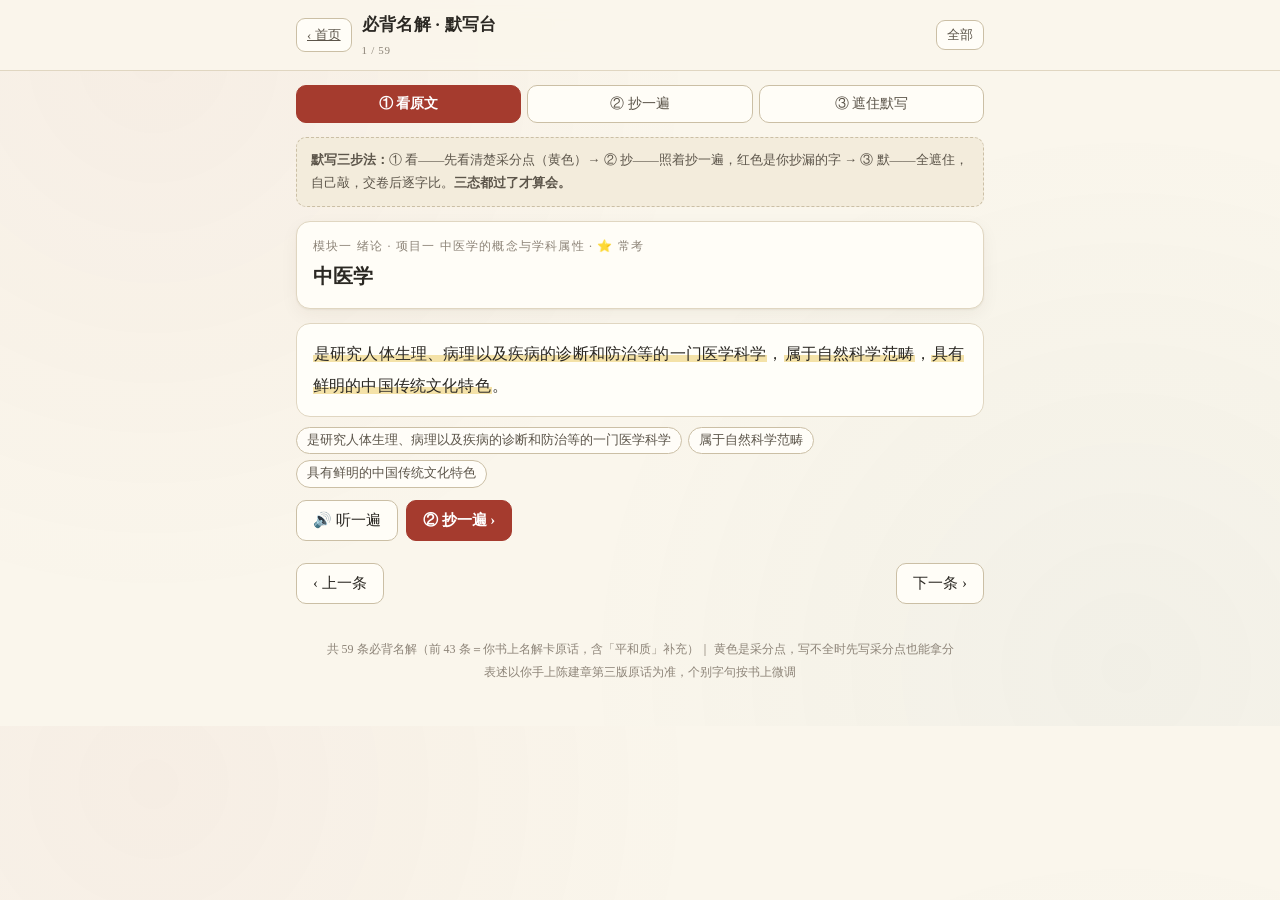
<file: write.html>
<!DOCTYPE html>
<html lang="zh-CN">
<head>
<meta charset="utf-8">
<meta name="viewport" content="width=device-width, initial-scale=1.0, viewport-fit=cover">
<meta name="theme-color" content="#faf6ec">
<meta name="apple-mobile-web-app-capable" content="yes">
<meta name="apple-mobile-web-app-title" content="名解默写台">
<title>必背名解 · 默写台 · 中医基础</title>
<link rel="icon" type="image/png" href="icon-192.png">
<link rel="apple-touch-icon" href="apple-touch-icon.png">
<link rel="manifest" href="manifest.webmanifest">
<link rel="stylesheet" href="styles.css">
</head>
<body>

<div class="top">
  <div class="top-in">
    <a class="tbtn" href="index.html">‹ 首页</a>
    <h1>必背名解 · 默写台<small id="pos">1 / 59</small></h1>
    <button class="tbtn" id="btnList">全部</button>
  </div>
</div>

<div class="wrap">

  <div class="tabs" id="tabs" hidden>
    <button data-m="read" class="on">① 看原文</button>
    <button data-m="copy">② 抄一遍</button>
    <button data-m="write">③ 遮住默写</button>
  </div>

  <div class="note" style="margin-top:14px">
    <b>默写三步法：</b>① 看——先看清楚采分点（黄色）→ ② 抄——照着抄一遍，红色是你抄漏的字 →
    ③ 默——全遮住，自己敲，交卷后逐字比。<b>三态都过了才算会。</b>
  </div>

  <div id="stage">

    <div class="mj-q">
      <div class="qk" id="chap">—</div>
      <div class="qt" id="q">—</div>
    </div>

    <!-- 看 -->
    <div id="paneRead">
      <div class="ans-box" id="ansBox"></div>
      <div class="pts" id="ptsBox"></div>
      <div class="mj-acts">
        <button class="btn" id="btnSpeak">🔊 听一遍</button>
        <button class="btn primary" id="toCopy">② 抄一遍 ›</button>
      </div>
    </div>

    <!-- 抄 -->
    <div id="paneCopy" class="hidden">
      <div class="ans-box" id="ansBox2" style="font-size:15px"></div>
      <textarea class="ta" id="taCopy" placeholder="照着上面抄一遍（不用抄标点也行）"></textarea>
      <div class="diff" id="diffCopy"></div>
      <div class="mj-acts">
        <button class="btn primary" id="toWrite">③ 遮住默写 ›</button>
      </div>
    </div>

    <!-- 默 -->
    <div id="paneWrite" class="hidden">
      <textarea class="ta" id="taWrite" placeholder="遮住上面，凭记忆写出来。写不全就写采分点。"></textarea>
      <div class="mj-acts">
        <button class="btn primary" id="btnSubmit">交卷 · 逐字比</button>
        <button class="btn" id="btnPeek">偷看一眼</button>
      </div>
      <div id="result" class="hidden">
        <div class="score" id="scoreLine"></div>
        <div class="verdict" id="verdict"></div>
        <div class="ans-box" style="margin-top:12px;font-size:15px" id="ansBox3"></div>
        <div class="pts" id="ptsBox3"></div>
        <div class="diff" id="diffWrite" style="margin-top:10px"></div>
      </div>
    </div>

  </div>

  <div class="mj-acts" style="margin-top:22px;justify-content:space-between">
    <button class="btn" id="prev">‹ 上一条</button>
    <button class="btn" id="next">下一条 ›</button>
  </div>

  <div id="listBox" class="hidden" style="margin-top:20px"></div>

  <div class="foot">
    共 59 条必背名解（前 43 条＝你书上名解卡原话，含「平和质」补充）｜ 黄色是采分点，写不全时先写采分点也能拿分<br>
    表述以你手上陈建章第三版原话为准，个别字句按书上微调
  </div>
</div>

<script src="data/data-mingjie.js"></script>
<script src="app.js"></script>
<script>
(function(){
  var T = window.TCM;
  T.checkin();

  var items = MINGJIE_DATA.items;
  var idx = 0;
  var mode = 'read';

  var qid = T.qs('id');
  if (qid) {
    for (var i=0;i<items.length;i++) if (items[i].id === qid) idx = i;
  }
  var qmode = T.qs('m');
  if (qmode === 'copy' || qmode === 'write') mode = qmode;

  /* ---------- 采分点高亮 ---------- */
  function markAnswer(a, pts){
    var marks = [];
    var used = [];
    pts.forEach(function(p){
      var from = 0, pos;
      while ((pos = a.indexOf(p, from)) >= 0) {
        var clash = used.some(function(u){ return !(pos + p.length <= u[0] || pos >= u[1]); });
        if (!clash) { marks.push([pos, pos + p.length]); used.push([pos, pos + p.length]); break; }
        from = pos + 1;
      }
    });
    marks.sort(function(x,y){ return x[0]-y[0]; });
    var out = '', last = 0;
    marks.forEach(function(m){
      if (m[0] < last) return;
      out += T.esc(a.slice(last, m[0]));
      out += '<mark>' + T.esc(a.slice(m[0], m[1])) + '</mark>';
      last = m[1];
    });
    out += T.esc(a.slice(last));
    return out;
  }

  function show(){
    var it = items[idx];
    document.getElementById('pos').textContent = (idx+1) + ' / ' + items.length;
    document.getElementById('chap').textContent = it.chap + ' · ' + T.lvMark(it.lv);
    document.getElementById('q').textContent = it.q;

    document.getElementById('ansBox').innerHTML = markAnswer(it.a, it.pts);
    document.getElementById('ansBox2').innerHTML = markAnswer(it.a, it.pts);

    document.getElementById('ptsBox').innerHTML =
      it.pts.map(function(p){ return '<span>' + T.esc(p) + '</span>'; }).join('');

    document.getElementById('taCopy').value = '';
    document.getElementById('diffCopy').innerHTML = '';
    document.getElementById('taWrite').value = '';
    document.getElementById('result').classList.add('hidden');

    var st = T.mjStat()[it.id];
    document.getElementById('scoreLine').textContent = '';

    setMode(mode, true);
    history.replaceState(null, '', '?id=' + it.id + '&m=' + mode);
    window.scrollTo({top:0,behavior:'smooth'});
  }

  function setMode(m, silent){
    mode = m;
    var btns = document.querySelectorAll('#tabs button');
    for (var i=0;i<btns.length;i++) btns[i].classList.toggle('on', btns[i].dataset.m === m);
    document.getElementById('paneRead').classList.toggle('hidden', m !== 'read');
    document.getElementById('paneCopy').classList.toggle('hidden', m !== 'copy');
    document.getElementById('paneWrite').classList.toggle('hidden', m !== 'write');
    if (!silent) history.replaceState(null, '', '?id=' + items[idx].id + '&m=' + m);
  }

  /* ---------- 抄：实时比对 ---------- */
  document.getElementById('taCopy').addEventListener('input', function(){
    var it = items[idx];
    var v = this.value.trim();
    var box = document.getElementById('diffCopy');
    if (!v) { box.innerHTML = ''; return; }
    var r = Math.round(T.ratio(v, it.a) * 100);
    box.innerHTML = T.renderDiff(v, it.a) +
      '<div style="margin-top:6px;color:#8d8478;font-size:13px">抄对率 ' + r +
      '%　<b style="color:#b4372b">红底</b>=多写的字　<b style="color:#b4372b">红下划线</b>=漏掉的字</div>';
  });

  /* ---------- 默：交卷 ---------- */
  document.getElementById('btnSubmit').onclick = function(){
    var it = items[idx];
    var v = document.getElementById('taWrite').value.trim();
    if (!v) { alert('先写点东西再交卷。写不全就先把采分点写上。'); return; }
    var r = T.ratio(v, it.a);
    var pct = Math.round(r * 100);
    T.mjRecord(it.id, r);

    document.getElementById('result').classList.remove('hidden');
    document.getElementById('scoreLine').innerHTML = '逐字命中 <b>' + pct + '%</b>';
    var vd = document.getElementById('verdict');
    if (pct >= 90) { vd.className = 'verdict good'; vd.textContent = '✅ 过关。这条可以进复习队列了（3 天后回看一次）。'; }
    else if (pct >= 60) { vd.className = 'verdict mid'; vd.textContent = '🟡 意思对了，但字句不准。考试这样会扣分——把红下划线的地方补上，再默一遍。'; }
    else { vd.className = 'verdict bad2'; vd.textContent = '🔴 还没记住。回到「① 看原文」，把黄色采分点念三遍，然后从「② 抄一遍」重来。'; }

    document.getElementById('ansBox3').innerHTML = markAnswer(it.a, it.pts);
    document.getElementById('diffWrite').innerHTML = T.renderDiff(v, it.a);
    document.getElementById('ptsBox3').innerHTML = it.pts.map(function(p){
      var hit = T.norm(v).indexOf(T.norm(p)) >= 0;
      return '<span style="' + (hit
        ? 'border-color:#b6dfc7;background:#eaf6ef;color:#1f5f3e'
        : 'border-color:#eec4bd;background:#fbeeeb;color:#8c2c20') + '">' +
        (hit ? '✓ ' : '✗ ') + T.esc(p) + '</span>';
    }).join('');
    document.getElementById('result').scrollIntoView({behavior:'smooth', block:'nearest'});
  };

  document.getElementById('btnPeek').onclick = function(){
    var it = items[idx];
    var box = document.getElementById('result');
    box.classList.remove('hidden');
    document.getElementById('scoreLine').textContent = '（偷看不算成绩）';
    document.getElementById('verdict').className = 'verdict';
    document.getElementById('verdict').textContent = '看完请回到 ② 抄一遍，然后重新默。';
    document.getElementById('ansBox3').innerHTML = markAnswer(it.a, it.pts);
    document.getElementById('diffWrite').innerHTML = '';
    document.getElementById('ptsBox3').innerHTML = it.pts.map(function(p){
      return '<span>' + T.esc(p) + '</span>';
    }).join('');
  };

  /* ---------- 切换 ---------- */
  document.getElementById('tabs').onclick = function(e){
    var b = e.target.closest('button');
    if (b) setMode(b.dataset.m);
  };
  document.getElementById('toCopy').onclick = function(){ setMode('copy'); };
  document.getElementById('toWrite').onclick = function(){ setMode('write'); };
  document.getElementById('btnSpeak').onclick = function(){
    var it = items[idx];
    T.speak(it.q + '。' + it.a, this);
  };
  document.getElementById('prev').onclick = function(){
    idx = (idx - 1 + items.length) % items.length; show();
  };
  document.getElementById('next').onclick = function(){
    idx = (idx + 1) % items.length; show();
  };

  /* ---------- 全部列表 ---------- */
  var listOpen = false;
  document.getElementById('btnList').onclick = function(){
    listOpen = !listOpen;
    var box = document.getElementById('listBox');
    box.classList.toggle('hidden', !listOpen);
    this.textContent = listOpen ? '收起' : '全部';
    if (!listOpen) return;
    var st = T.mjStat();
    box.innerHTML = items.map(function(it, i){
      var s = st[it.id];
      var tag = s ? (Math.round((s.best||0)*100) + '%') : '未练';
      var color = s ? (s.best >= 0.9 ? '#2f7a52' : s.best >= 0.6 ? '#b98a1a' : '#b4372b') : '#8d8478';
      return '<div class="wk" data-i="' + i + '" style="cursor:pointer;display:flex;gap:10px;align-items:center">' +
        '<span class="wkn">' + (i+1) + '</span>' +
        '<strong style="flex:1 1 auto;font-size:15px">' + T.esc(it.q) + '</strong>' +
        '<span style="font-size:12px;color:' + color + '">' + tag + '</span></div>';
    }).join('');
    box.querySelectorAll('[data-i]').forEach(function(el){
      el.onclick = function(){
        idx = +el.dataset.i;
        listOpen = false;
        box.classList.add('hidden');
        document.getElementById('btnList').textContent = '全部';
        show();
      };
    });
  };

  /* 进入就显示三态 tab */
  document.getElementById('tabs').hidden = false;
  show();
})();

if ('serviceWorker' in navigator && location.protocol.indexOf('http') === 0) {
  window.addEventListener('load', function () {
    navigator.serviceWorker.register('sw.js').catch(function () {});
  });
}
</script>
</body>
</html>
</file>
<file: styles.css>
/* ============================================================
 *  styles.css — 中医基础理论 · 0 基础备考站
 *  宣纸底 + 墨字 + 朱红点缀
 * ============================================================ */
:root{
  --paper:#faf6ec;
  --paper2:#f3ecdc;
  --card:#fffdf7;
  --ink:#2b2823;
  --ink2:#5c554a;
  --ink3:#8d8478;
  --zhu:#a53b2e;       /* 朱 */
  --zhu-l:#c9573f;
  --qing:#3c6e6a;      /* 青 */
  --jin:#b07d24;        /* 金（采分点） */
  --line:#e0d6c1;
  --line2:#cbbfa5;
  --ok:#2f7a52;
  --wtf:#b98a1a;
  --bad:#b4372b;
  --r:14px;
  --sh:0 1px 2px rgba(60,45,25,.06), 0 6px 18px rgba(60,45,25,.05);
}
*{box-sizing:border-box;-webkit-tap-highlight-color:transparent}
html{-webkit-text-size-adjust:100%}
body{
  margin:0;
  background:
    radial-gradient(circle at 12% 8%, rgba(165,59,46,.045), transparent 42%),
    radial-gradient(circle at 88% 92%, rgba(60,110,106,.045), transparent 42%),
    var(--paper);
  color:var(--ink);
  font-family:"Noto Serif SC","Songti SC","SimSun",Georgia,serif;
  font-size:16px;
  line-height:1.75;
  padding-bottom:32px;
}
.wrap{max-width:720px;margin:0 auto;padding:0 16px}

/* ---------- 顶栏 ---------- */
.top{
  position:sticky;top:0;z-index:20;
  background:rgba(250,246,236,.93);
  backdrop-filter:saturate(140%) blur(8px);
  border-bottom:1px solid var(--line);
}
.top-in{
  max-width:720px;margin:0 auto;padding:10px 16px;
  display:flex;align-items:center;gap:10px;
}
.top h1{margin:0;font-size:17px;font-weight:700;letter-spacing:.02em;flex:1 1 auto;min-width:0}
.top h1 small{display:block;font-size:11px;color:var(--ink3);font-weight:400;letter-spacing:.06em;margin-top:1px}
.tbtn{
  border:1px solid var(--line2);background:var(--card);color:var(--ink2);
  border-radius:9px;padding:5px 10px;font-size:13px;font-family:inherit;
  cursor:pointer;white-space:nowrap
}
.tbtn:active{transform:scale(.97)}

/* ---------- 页头 ---------- */
.hd{padding:22px 0 8px}
.hd h2{margin:0 0 6px;font-size:22px;letter-spacing:.01em}
.hd p{margin:0;color:var(--ink2);font-size:14px}
.rule{height:1px;background:linear-gradient(90deg,var(--line2),transparent);margin:14px 0 18px}

/* ---------- 进度 / 打卡 ---------- */
.stat-row{display:flex;gap:10px;flex-wrap:wrap;margin:14px 0}
.stat{
  flex:1 1 0;min-width:96px;background:var(--card);border:1px solid var(--line);
  border-radius:var(--r);padding:12px 10px;text-align:center;box-shadow:var(--sh)
}
.stat b{display:block;font-size:22px;color:var(--zhu);line-height:1.3;font-variant-numeric:tabular-nums}
.stat span{font-size:12px;color:var(--ink3)}
.bar{height:9px;background:var(--paper2);border-radius:99px;overflow:hidden;border:1px solid var(--line)}
.bar > i{display:block;height:100%;width:0;background:linear-gradient(90deg,var(--zhu),var(--zhu-l));transition:width .45s ease}

/* ---------- 今日任务 ---------- */
.today{
  background:var(--card);border:1px solid var(--line);border-radius:18px;
  padding:18px;box-shadow:var(--sh);margin:16px 0
}
.today .day{font-size:12px;color:var(--ink3);letter-spacing:.14em}
.today .steps{margin:12px 0 16px;padding:0;list-style:none}
.today .steps li{
  display:flex;gap:10px;align-items:baseline;padding:7px 0;
  border-bottom:1px dashed var(--line);font-size:15px
}
.today .steps li:last-child{border-bottom:0}
.today .steps .n{
  flex:0 0 auto;width:20px;height:20px;border-radius:50%;
  background:var(--zhu);color:#fff;font-size:11px;display:grid;place-items:center;
  font-family:system-ui,sans-serif;position:relative;top:3px
}
.today .steps .t{flex:1 1 auto}
.today .steps .m{color:var(--ink3);font-size:12px;white-space:nowrap}

/* ---------- 入口卡 ---------- */
.entries{display:grid;gap:10px;margin:16px 0}
.entry{
  display:flex;align-items:center;gap:13px;text-decoration:none;color:inherit;
  background:var(--card);border:1px solid var(--line);border-radius:var(--r);
  padding:14px 15px;box-shadow:var(--sh);transition:transform .12s ease,border-color .12s
}
.entry:active{transform:scale(.985);border-color:var(--line2)}
.entry .ico{
  flex:0 0 auto;width:40px;height:40px;border-radius:11px;
  background:linear-gradient(145deg,#f7eeDD,#efe3cb);
  display:grid;place-items:center;font-size:19px;border:1px solid var(--line)
}
.entry .txt{flex:1 1 auto;min-width:0}
.entry .txt strong{display:block;font-size:16px;font-weight:700}
.entry .txt span{display:block;font-size:12.5px;color:var(--ink3);line-height:1.5}
.entry .arrow{color:var(--line2);font-size:20px;flex:0 0 auto}
.entry.hot .ico{background:linear-gradient(145deg,#fbeee9,#f3ddd4);border-color:#e8cfc5}

/* ---------- 进度条（小组） ---------- */
.grp-prog{display:flex;gap:6px;margin:10px 0 0}
.grp-prog i{
  flex:1 1 0;height:5px;border-radius:99px;background:var(--paper2);
  border:1px solid var(--line);overflow:hidden
}
.grp-prog i > b{display:block;height:100%;width:0;background:var(--qing);border-radius:99px}

/* ---------- 词表 ---------- */
.grp{margin:26px 0 8px}
.grp > h3{
  margin:0 0 4px;font-size:17px;display:flex;align-items:center;gap:8px
}
.grp > h3 .cnt{
  font-size:11px;color:var(--ink3);font-family:system-ui,sans-serif;
  border:1px solid var(--line2);border-radius:99px;padding:1px 8px;font-weight:400
}
.grp > p{margin:0 0 12px;font-size:13px;color:var(--ink2)}

.term{
  background:var(--card);border:1px solid var(--line);border-radius:var(--r);
  margin:0 0 10px;box-shadow:var(--sh);overflow:hidden
}
.term > .th{
  display:flex;align-items:center;gap:9px;padding:13px 15px;cursor:pointer
}
.term .w{font-size:16.5px;font-weight:700;letter-spacing:.02em;flex:1 1 auto}
.term .lv{font-size:11px;font-family:system-ui,sans-serif;color:var(--ink3);white-space:nowrap}
.term .spk{
  flex:0 0 auto;border:1px solid var(--line2);background:#fffdf8;border-radius:8px;
  width:28px;height:28px;display:grid;place-items:center;font-size:13px;cursor:pointer
}
.term .cue{color:var(--line2);font-size:13px;transition:transform .18s;flex:0 0 auto}
.term.open .cue{transform:rotate(90deg)}
.term .tb{display:none;padding:0 15px 15px;border-top:1px dashed var(--line)}
.term.open .tb{display:block}
.ln{display:flex;gap:8px;padding:8px 0;border-bottom:1px dashed var(--line);font-size:14.5px}
.ln:last-child{border-bottom:0}
.ln .k{
  flex:0 0 auto;font-size:11px;color:#fff;background:var(--ink3);
  border-radius:6px;padding:1px 6px;height:19px;line-height:17px;
  font-family:system-ui,sans-serif;position:relative;top:4px;white-space:nowrap
}
.ln.say .k{background:var(--qing)}
.ln.book .k{background:var(--zhu)}
.ln.use .k{background:var(--jin)}
.ln.say .v{color:var(--ink2)}
.ln.book .v{color:var(--ink);font-weight:600}
.ln.use .v{color:var(--ink3);font-size:13.5px}
.term .done{display:flex;justify-content:flex-end;padding-top:10px}
.bt-ok{
  border:1px solid var(--line2);background:#fffdf8;color:var(--ink2);
  border-radius:9px;padding:6px 14px;font-size:13.5px;font-family:inherit;cursor:pointer
}
.bt-ok.on{background:var(--ok);border-color:var(--ok);color:#fff}

/* ---------- 默写台 ---------- */
.tabs{display:flex;gap:6px;margin:14px 0 0}
.tabs button{
  flex:1 1 0;border:1px solid var(--line2);background:var(--card);color:var(--ink2);
  padding:9px 4px;border-radius:10px;font-family:inherit;font-size:14px;cursor:pointer
}
.tabs button.on{background:var(--zhu);border-color:var(--zhu);color:#fff;font-weight:700}
.mj-q{
  background:var(--card);border:1px solid var(--line);border-radius:var(--r);
  padding:14px 16px;margin:14px 0;box-shadow:var(--sh)
}
.mj-q .qk{font-size:12px;color:var(--ink3);letter-spacing:.1em}
.mj-q .qt{font-size:20px;font-weight:700;margin-top:2px}
.ans-box{
  background:#fffef9;border:1px solid var(--line);border-radius:var(--r);
  padding:14px 16px;font-size:16px;line-height:2;letter-spacing:.01em
}
.ans-box mark{background:linear-gradient(transparent 58%,#f4e2a8 58%);padding:0 1px;color:inherit}
.ta{
  width:100%;min-height:112px;resize:vertical;font-family:inherit;font-size:16px;
  line-height:2;padding:12px 14px;border:1px solid var(--line2);border-radius:var(--r);
  background:#fffef9;color:var(--ink);margin-top:12px
}
.ta:focus{outline:none;border-color:var(--zhu);box-shadow:0 0 0 3px rgba(165,59,46,.1)}
.mj-acts{display:flex;gap:8px;margin-top:12px;flex-wrap:wrap}
.btn{
  border:1px solid var(--line2);background:var(--card);color:var(--ink);
  border-radius:10px;padding:10px 16px;font-family:inherit;font-size:15px;cursor:pointer
}
.btn.primary{background:var(--zhu);border-color:var(--zhu);color:#fff;font-weight:700}
.btn:active{transform:scale(.98)}
.diff{margin-top:12px;font-size:16px;line-height:2;letter-spacing:.01em}
.diff .c-ok{color:var(--ok)}
.diff .c-bad{color:#fff;background:var(--bad);border-radius:3px;padding:0 2px}
.diff .c-miss{color:var(--bad);border-bottom:2px solid var(--bad)}
.score{margin-top:10px;font-size:14px;color:var(--ink2)}
.score b{font-size:19px;color:var(--zhu)}
.verdict{
  margin-top:12px;padding:10px 14px;border-radius:10px;font-size:14px;
  border:1px solid var(--line);background:var(--paper2)
}
.verdict.good{border-color:#b6dfc7;background:#eaf6ef;color:#1f5f3e}
.verdict.mid{border-color:#ead9a8;background:#fbf4e0;color:#7a5a10}
.verdict.bad2{border-color:#eec4bd;background:#fbeeeb;color:#8c2c20}
.pts{display:flex;flex-wrap:wrap;gap:6px;margin-top:10px}
.pts span{
  font-size:12.5px;border:1px solid var(--line2);border-radius:99px;
  padding:2px 10px;background:#fffdf8;color:var(--ink2)
}

/* ---------- 路线表 ---------- */
.wk{
  border:1px solid var(--line);background:var(--card);border-radius:var(--r);
  padding:12px 14px;margin-bottom:9px;box-shadow:var(--sh)
}
.wk .r1{display:flex;align-items:center;gap:8px;margin-bottom:4px}
.wk .wkn{
  font-family:system-ui,sans-serif;font-size:11px;background:var(--paper2);
  border:1px solid var(--line2);border-radius:6px;padding:1px 7px;color:var(--ink2)
}
.wk .r1 strong{font-size:15.5px}
.wk .goal{font-size:13.5px;color:var(--ink2)}
.wk.big{border-color:#e8cfc5;background:linear-gradient(180deg,#fffaf7,var(--card))}
.wk.big .r1 strong{color:var(--zhu)}
.bad-list{counter-reset:b;list-style:none;padding:0;margin:10px 0}
.bad-list li{
  counter-increment:b;position:relative;padding:9px 0 9px 34px;
  border-bottom:1px dashed var(--line);font-size:15px
}
.bad-list li:last-child{border-bottom:0}
.bad-list li::before{
  content:counter(b);position:absolute;left:0;top:11px;
  width:22px;height:22px;border-radius:50%;background:var(--zhu);color:#fff;
  font-family:system-ui,sans-serif;font-size:12px;display:grid;place-items:center
}

/* ---------- 杂项 ---------- */
.foot{margin:34px 0 10px;text-align:center;font-size:12px;color:var(--ink3);line-height:1.9}
.foot a{color:var(--ink3)}
.note{
  font-size:13px;color:var(--ink2);background:var(--paper2);border:1px dashed var(--line2);
  border-radius:10px;padding:11px 14px;margin:12px 0
}
.sw{display:flex;align-items:center;gap:8px;font-size:13.5px;color:var(--ink2)}
.sw input{width:18px;height:18px;accent-color:var(--zhu)}
.searchbox{position:relative;margin:12px 0}
.searchbox input{
  width:100%;padding:11px 14px 11px 36px;border:1px solid var(--line2);border-radius:12px;
  background:#fffef9;font-family:inherit;font-size:15px;color:var(--ink)
}
.searchbox input:focus{outline:none;border-color:var(--zhu)}
.searchbox::before{
  content:"🔍";position:absolute;left:12px;top:50%;transform:translateY(-50%);font-size:14px;opacity:.55
}
/* ---------- 筛选胶囊 ---------- */
.modes{display:flex;gap:6px;flex-wrap:wrap;margin:12px 0 4px}
.modes button{
  border:1px solid var(--line2);background:#fffdf8;color:var(--ink2);border-radius:99px;
  padding:6px 13px;font-family:inherit;font-size:13.5px;cursor:pointer
}
.modes button.on{background:var(--zhu);border-color:var(--zhu);color:#fff;font-weight:700}

.hidden{display:none !important}
@media (max-width:400px){
  .stat b{font-size:19px}
  .today .steps li{font-size:14px}
  .ans-box,.diff{font-size:15px}
}
</file>
